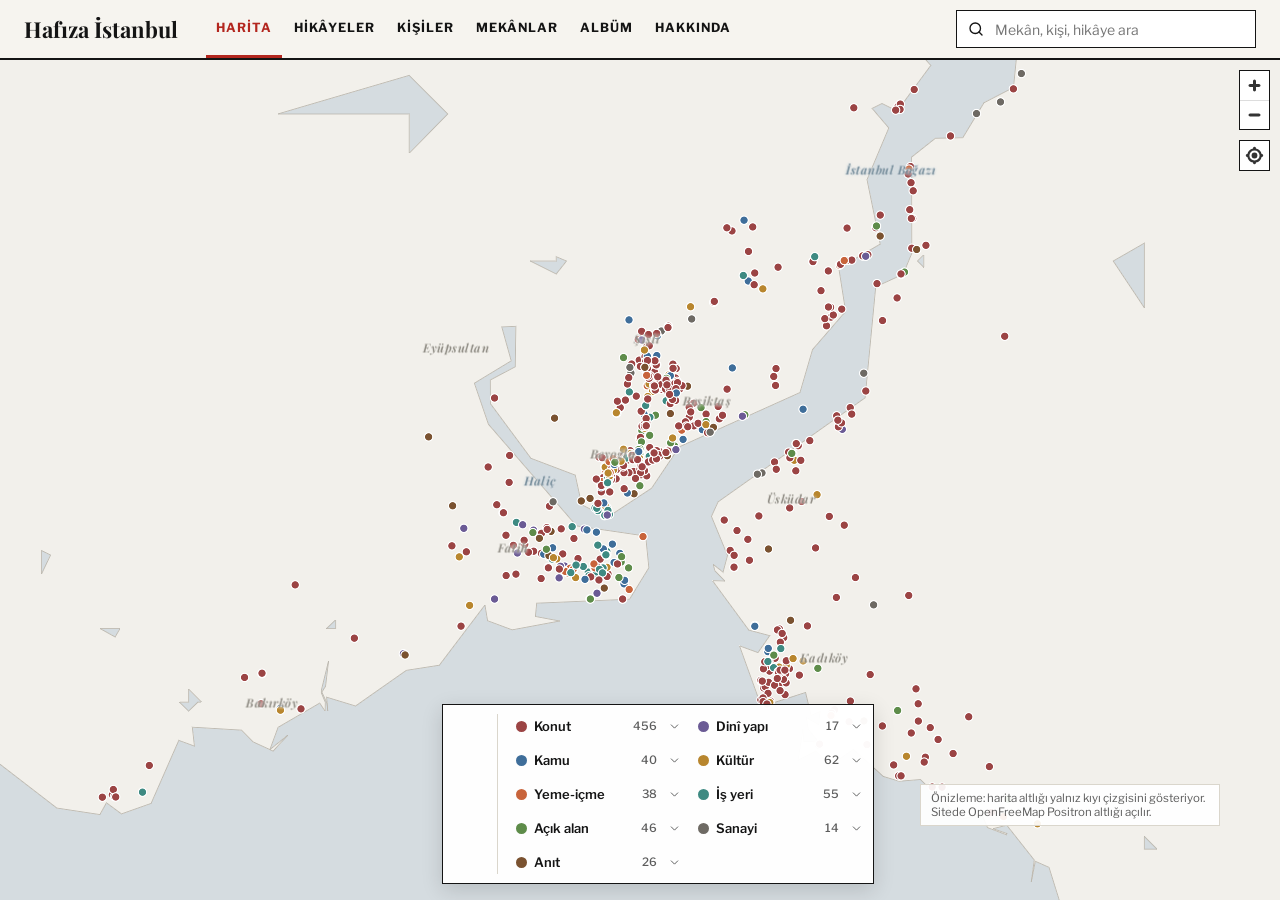
<file: index.html>
<!DOCTYPE html>
<html lang="tr">
<head>
<meta charset="utf-8">
<meta name="viewport" content="width=device-width, initial-scale=1">
<title>Hafıza İstanbul</title>
<meta name="description" content="İstanbul'un mekânlarını orada yaşanmış hikâyeler ve kişilerle birlikte gösteren kent belleği haritası.">
<link rel="preconnect" href="https://fonts.googleapis.com">
<link rel="preconnect" href="https://fonts.gstatic.com" crossorigin>
<link href="https://fonts.googleapis.com/css2?family=Libre+Franklin:wght@400;500;600;700&family=Playfair+Display:wght@600;700&family=Source+Serif+4:ital,opsz,wght@0,8..60,400;0,8..60,600;1,8..60,400&family=IBM+Plex+Mono:wght@400&display=swap" rel="stylesheet">
<link rel="stylesheet" href="assets/vendor/maplibre-gl.css">
<link rel="stylesheet" href="assets/css/site.css">
</head>
<body>
<header class="ust" id="ust"></header>
<main>
  <div id="harita-gorunum"></div>
  <div id="sayfa" hidden></div>
</main>
<script src="config.js"></script>
<script src="assets/vendor/maplibre-gl-csp.js"></script>
<script src="assets/vendor/qrcode.js"></script>
<script src="assets/js/basemap.js"></script>
<script src="assets/js/store.js"></script>
<script src="assets/js/site.js"></script>
</body>
</html>
</file>
<file: assets/vendor/maplibre-gl.css>
.maplibregl-map{font:12px/20px Helvetica Neue,Arial,Helvetica,sans-serif;overflow:hidden;position:relative;-webkit-tap-highlight-color:rgb(0 0 0/0)}.maplibregl-canvas{left:0;position:absolute;top:0}.maplibregl-map:fullscreen{height:100%;width:100%}.maplibregl-ctrl-group button.maplibregl-ctrl-compass{touch-action:none}.maplibregl-canvas-container.maplibregl-interactive,.maplibregl-ctrl-group button.maplibregl-ctrl-compass{cursor:grab;-webkit-user-select:none;-moz-user-select:none;user-select:none}.maplibregl-canvas-container.maplibregl-interactive.maplibregl-track-pointer{cursor:pointer}.maplibregl-canvas-container.maplibregl-interactive:active,.maplibregl-ctrl-group button.maplibregl-ctrl-compass:active{cursor:grabbing}.maplibregl-canvas-container.maplibregl-touch-zoom-rotate,.maplibregl-canvas-container.maplibregl-touch-zoom-rotate .maplibregl-canvas{touch-action:pan-x pan-y}.maplibregl-canvas-container.maplibregl-touch-drag-pan,.maplibregl-canvas-container.maplibregl-touch-drag-pan .maplibregl-canvas{touch-action:pinch-zoom}.maplibregl-canvas-container.maplibregl-touch-zoom-rotate.maplibregl-touch-drag-pan,.maplibregl-canvas-container.maplibregl-touch-zoom-rotate.maplibregl-touch-drag-pan .maplibregl-canvas{touch-action:none}.maplibregl-canvas-container.maplibregl-touch-drag-pan.maplibregl-cooperative-gestures,.maplibregl-canvas-container.maplibregl-touch-drag-pan.maplibregl-cooperative-gestures .maplibregl-canvas{touch-action:pan-x pan-y}.maplibregl-ctrl-bottom-left,.maplibregl-ctrl-bottom-right,.maplibregl-ctrl-top-left,.maplibregl-ctrl-top-right{pointer-events:none;position:absolute;z-index:2}.maplibregl-ctrl-top-left{left:0;top:0}.maplibregl-ctrl-top-right{right:0;top:0}.maplibregl-ctrl-bottom-left{bottom:0;left:0}.maplibregl-ctrl-bottom-right{bottom:0;right:0}.maplibregl-ctrl{clear:both;pointer-events:auto;transform:translate(0)}.maplibregl-ctrl-top-left .maplibregl-ctrl{float:left;margin:10px 0 0 10px}.maplibregl-ctrl-top-right .maplibregl-ctrl{float:right;margin:10px 10px 0 0}.maplibregl-ctrl-bottom-left .maplibregl-ctrl{float:left;margin:0 0 10px 10px}.maplibregl-ctrl-bottom-right .maplibregl-ctrl{float:right;margin:0 10px 10px 0}.maplibregl-ctrl-group{background:#fff;border-radius:4px}.maplibregl-ctrl-group:not(:empty){box-shadow:0 0 0 2px rgba(0,0,0,.1)}@media (forced-colors:active){.maplibregl-ctrl-group:not(:empty){box-shadow:0 0 0 2px ButtonText}}.maplibregl-ctrl-group button{background-color:transparent;border:0;box-sizing:border-box;cursor:pointer;display:block;height:29px;outline:none;padding:0;width:29px}.maplibregl-ctrl-group button+button{border-top:1px solid #ddd}.maplibregl-ctrl button .maplibregl-ctrl-icon{background-position:50%;background-repeat:no-repeat;display:block;height:100%;width:100%}@media (forced-colors:active){.maplibregl-ctrl-icon{background-color:transparent}.maplibregl-ctrl-group button+button{border-top:1px solid ButtonText}}.maplibregl-ctrl button::-moz-focus-inner{border:0;padding:0}.maplibregl-ctrl-attrib-button:focus,.maplibregl-ctrl-group button:focus{box-shadow:0 0 2px 2px #0096ff}.maplibregl-ctrl button:disabled{cursor:not-allowed}.maplibregl-ctrl button:disabled .maplibregl-ctrl-icon{opacity:.25}@media (hover:hover){.maplibregl-ctrl button:not(:disabled):hover{background-color:rgba(0,0,0,.05)}}.maplibregl-ctrl button:not(:disabled):active{background-color:rgba(0,0,0,.05)}.maplibregl-ctrl-group button:focus:focus-visible{box-shadow:0 0 2px 2px #0096ff}.maplibregl-ctrl-group button:focus:not(:focus-visible){box-shadow:none}.maplibregl-ctrl-group button:focus:first-child{border-radius:4px 4px 0 0}.maplibregl-ctrl-group button:focus:last-child{border-radius:0 0 4px 4px}.maplibregl-ctrl-group button:focus:only-child{border-radius:inherit}.maplibregl-ctrl button.maplibregl-ctrl-zoom-out .maplibregl-ctrl-icon{background-image:url("data:image/svg+xml;charset=utf-8,%3Csvg xmlns='http://www.w3.org/2000/svg' width='29' height='29' fill='%23333' viewBox='0 0 29 29'%3E%3Cpath d='M10 13c-.75 0-1.5.75-1.5 1.5S9.25 16 10 16h9c.75 0 1.5-.75 1.5-1.5S19.75 13 19 13z'/%3E%3C/svg%3E")}.maplibregl-ctrl button.maplibregl-ctrl-zoom-in .maplibregl-ctrl-icon{background-image:url("data:image/svg+xml;charset=utf-8,%3Csvg xmlns='http://www.w3.org/2000/svg' width='29' height='29' fill='%23333' viewBox='0 0 29 29'%3E%3Cpath d='M14.5 8.5c-.75 0-1.5.75-1.5 1.5v3h-3c-.75 0-1.5.75-1.5 1.5S9.25 16 10 16h3v3c0 .75.75 1.5 1.5 1.5S16 19.75 16 19v-3h3c.75 0 1.5-.75 1.5-1.5S19.75 13 19 13h-3v-3c0-.75-.75-1.5-1.5-1.5'/%3E%3C/svg%3E")}@media (forced-colors:active){.maplibregl-ctrl button.maplibregl-ctrl-zoom-out .maplibregl-ctrl-icon{background-image:url("data:image/svg+xml;charset=utf-8,%3Csvg xmlns='http://www.w3.org/2000/svg' width='29' height='29' fill='%23fff' viewBox='0 0 29 29'%3E%3Cpath d='M10 13c-.75 0-1.5.75-1.5 1.5S9.25 16 10 16h9c.75 0 1.5-.75 1.5-1.5S19.75 13 19 13z'/%3E%3C/svg%3E")}.maplibregl-ctrl button.maplibregl-ctrl-zoom-in .maplibregl-ctrl-icon{background-image:url("data:image/svg+xml;charset=utf-8,%3Csvg xmlns='http://www.w3.org/2000/svg' width='29' height='29' fill='%23fff' viewBox='0 0 29 29'%3E%3Cpath d='M14.5 8.5c-.75 0-1.5.75-1.5 1.5v3h-3c-.75 0-1.5.75-1.5 1.5S9.25 16 10 16h3v3c0 .75.75 1.5 1.5 1.5S16 19.75 16 19v-3h3c.75 0 1.5-.75 1.5-1.5S19.75 13 19 13h-3v-3c0-.75-.75-1.5-1.5-1.5'/%3E%3C/svg%3E")}}@media (forced-colors:active) and (prefers-color-scheme:light){.maplibregl-ctrl button.maplibregl-ctrl-zoom-out .maplibregl-ctrl-icon{background-image:url("data:image/svg+xml;charset=utf-8,%3Csvg xmlns='http://www.w3.org/2000/svg' width='29' height='29' viewBox='0 0 29 29'%3E%3Cpath d='M10 13c-.75 0-1.5.75-1.5 1.5S9.25 16 10 16h9c.75 0 1.5-.75 1.5-1.5S19.75 13 19 13z'/%3E%3C/svg%3E")}.maplibregl-ctrl button.maplibregl-ctrl-zoom-in .maplibregl-ctrl-icon{background-image:url("data:image/svg+xml;charset=utf-8,%3Csvg xmlns='http://www.w3.org/2000/svg' width='29' height='29' viewBox='0 0 29 29'%3E%3Cpath d='M14.5 8.5c-.75 0-1.5.75-1.5 1.5v3h-3c-.75 0-1.5.75-1.5 1.5S9.25 16 10 16h3v3c0 .75.75 1.5 1.5 1.5S16 19.75 16 19v-3h3c.75 0 1.5-.75 1.5-1.5S19.75 13 19 13h-3v-3c0-.75-.75-1.5-1.5-1.5'/%3E%3C/svg%3E")}}.maplibregl-ctrl button.maplibregl-ctrl-fullscreen .maplibregl-ctrl-icon{background-image:url("data:image/svg+xml;charset=utf-8,%3Csvg xmlns='http://www.w3.org/2000/svg' width='29' height='29' fill='%23333' viewBox='0 0 29 29'%3E%3Cpath d='M24 16v5.5c0 1.75-.75 2.5-2.5 2.5H16v-1l3-1.5-4-5.5 1-1 5.5 4 1.5-3zM6 16l1.5 3 5.5-4 1 1-4 5.5 3 1.5v1H7.5C5.75 24 5 23.25 5 21.5V16zm7-11v1l-3 1.5 4 5.5-1 1-5.5-4L6 13H5V7.5C5 5.75 5.75 5 7.5 5zm11 2.5c0-1.75-.75-2.5-2.5-2.5H16v1l3 1.5-4 5.5 1 1 5.5-4 1.5 3h1z'/%3E%3C/svg%3E")}.maplibregl-ctrl button.maplibregl-ctrl-shrink .maplibregl-ctrl-icon{background-image:url("data:image/svg+xml;charset=utf-8,%3Csvg xmlns='http://www.w3.org/2000/svg' width='29' height='29' viewBox='0 0 29 29'%3E%3Cpath d='M18.5 16c-1.75 0-2.5.75-2.5 2.5V24h1l1.5-3 5.5 4 1-1-4-5.5 3-1.5v-1zM13 18.5c0-1.75-.75-2.5-2.5-2.5H5v1l3 1.5L4 24l1 1 5.5-4 1.5 3h1zm3-8c0 1.75.75 2.5 2.5 2.5H24v-1l-3-1.5L25 5l-1-1-5.5 4L17 5h-1zM10.5 13c1.75 0 2.5-.75 2.5-2.5V5h-1l-1.5 3L5 4 4 5l4 5.5L5 12v1z'/%3E%3C/svg%3E")}@media (forced-colors:active){.maplibregl-ctrl button.maplibregl-ctrl-fullscreen .maplibregl-ctrl-icon{background-image:url("data:image/svg+xml;charset=utf-8,%3Csvg xmlns='http://www.w3.org/2000/svg' width='29' height='29' fill='%23fff' viewBox='0 0 29 29'%3E%3Cpath d='M24 16v5.5c0 1.75-.75 2.5-2.5 2.5H16v-1l3-1.5-4-5.5 1-1 5.5 4 1.5-3zM6 16l1.5 3 5.5-4 1 1-4 5.5 3 1.5v1H7.5C5.75 24 5 23.25 5 21.5V16zm7-11v1l-3 1.5 4 5.5-1 1-5.5-4L6 13H5V7.5C5 5.75 5.75 5 7.5 5zm11 2.5c0-1.75-.75-2.5-2.5-2.5H16v1l3 1.5-4 5.5 1 1 5.5-4 1.5 3h1z'/%3E%3C/svg%3E")}.maplibregl-ctrl button.maplibregl-ctrl-shrink .maplibregl-ctrl-icon{background-image:url("data:image/svg+xml;charset=utf-8,%3Csvg xmlns='http://www.w3.org/2000/svg' width='29' height='29' fill='%23fff' viewBox='0 0 29 29'%3E%3Cpath d='M18.5 16c-1.75 0-2.5.75-2.5 2.5V24h1l1.5-3 5.5 4 1-1-4-5.5 3-1.5v-1zM13 18.5c0-1.75-.75-2.5-2.5-2.5H5v1l3 1.5L4 24l1 1 5.5-4 1.5 3h1zm3-8c0 1.75.75 2.5 2.5 2.5H24v-1l-3-1.5L25 5l-1-1-5.5 4L17 5h-1zM10.5 13c1.75 0 2.5-.75 2.5-2.5V5h-1l-1.5 3L5 4 4 5l4 5.5L5 12v1z'/%3E%3C/svg%3E")}}@media (forced-colors:active) and (prefers-color-scheme:light){.maplibregl-ctrl button.maplibregl-ctrl-fullscreen .maplibregl-ctrl-icon{background-image:url("data:image/svg+xml;charset=utf-8,%3Csvg xmlns='http://www.w3.org/2000/svg' width='29' height='29' viewBox='0 0 29 29'%3E%3Cpath d='M24 16v5.5c0 1.75-.75 2.5-2.5 2.5H16v-1l3-1.5-4-5.5 1-1 5.5 4 1.5-3zM6 16l1.5 3 5.5-4 1 1-4 5.5 3 1.5v1H7.5C5.75 24 5 23.25 5 21.5V16zm7-11v1l-3 1.5 4 5.5-1 1-5.5-4L6 13H5V7.5C5 5.75 5.75 5 7.5 5zm11 2.5c0-1.75-.75-2.5-2.5-2.5H16v1l3 1.5-4 5.5 1 1 5.5-4 1.5 3h1z'/%3E%3C/svg%3E")}.maplibregl-ctrl button.maplibregl-ctrl-shrink .maplibregl-ctrl-icon{background-image:url("data:image/svg+xml;charset=utf-8,%3Csvg xmlns='http://www.w3.org/2000/svg' width='29' height='29' viewBox='0 0 29 29'%3E%3Cpath d='M18.5 16c-1.75 0-2.5.75-2.5 2.5V24h1l1.5-3 5.5 4 1-1-4-5.5 3-1.5v-1zM13 18.5c0-1.75-.75-2.5-2.5-2.5H5v1l3 1.5L4 24l1 1 5.5-4 1.5 3h1zm3-8c0 1.75.75 2.5 2.5 2.5H24v-1l-3-1.5L25 5l-1-1-5.5 4L17 5h-1zM10.5 13c1.75 0 2.5-.75 2.5-2.5V5h-1l-1.5 3L5 4 4 5l4 5.5L5 12v1z'/%3E%3C/svg%3E")}}.maplibregl-ctrl button.maplibregl-ctrl-compass .maplibregl-ctrl-icon{background-image:url("data:image/svg+xml;charset=utf-8,%3Csvg xmlns='http://www.w3.org/2000/svg' width='29' height='29' fill='%23333' viewBox='0 0 29 29'%3E%3Cpath d='m10.5 14 4-8 4 8z'/%3E%3Cpath fill='%23ccc' d='m10.5 16 4 8 4-8z'/%3E%3C/svg%3E")}@media (forced-colors:active){.maplibregl-ctrl button.maplibregl-ctrl-compass .maplibregl-ctrl-icon{background-image:url("data:image/svg+xml;charset=utf-8,%3Csvg xmlns='http://www.w3.org/2000/svg' width='29' height='29' fill='%23fff' viewBox='0 0 29 29'%3E%3Cpath d='m10.5 14 4-8 4 8z'/%3E%3Cpath fill='%23ccc' d='m10.5 16 4 8 4-8z'/%3E%3C/svg%3E")}}@media (forced-colors:active) and (prefers-color-scheme:light){.maplibregl-ctrl button.maplibregl-ctrl-compass .maplibregl-ctrl-icon{background-image:url("data:image/svg+xml;charset=utf-8,%3Csvg xmlns='http://www.w3.org/2000/svg' width='29' height='29' viewBox='0 0 29 29'%3E%3Cpath d='m10.5 14 4-8 4 8z'/%3E%3Cpath fill='%23ccc' d='m10.5 16 4 8 4-8z'/%3E%3C/svg%3E")}}.maplibregl-ctrl button.maplibregl-ctrl-globe .maplibregl-ctrl-icon{background-image:url("data:image/svg+xml;charset=utf-8,%3Csvg xmlns='http://www.w3.org/2000/svg' width='22' height='22' fill='none' stroke='%23333' viewBox='0 0 22 22'%3E%3Ccircle cx='11' cy='11' r='8.5'/%3E%3Cpath d='M17.5 11c0 4.819-3.02 8.5-6.5 8.5S4.5 15.819 4.5 11 7.52 2.5 11 2.5s6.5 3.681 6.5 8.5Z'/%3E%3Cpath d='M13.5 11c0 2.447-.331 4.64-.853 6.206-.262.785-.562 1.384-.872 1.777-.314.399-.58.517-.775.517s-.461-.118-.775-.517c-.31-.393-.61-.992-.872-1.777C8.831 15.64 8.5 13.446 8.5 11s.331-4.64.853-6.206c.262-.785.562-1.384.872-1.777.314-.399.58-.517.775-.517s.461.118.775.517c.31.393.61.992.872 1.777.522 1.565.853 3.76.853 6.206Z'/%3E%3Cpath d='M11 7.5c-1.909 0-3.622-.166-4.845-.428-.616-.132-1.08-.283-1.379-.434a1.3 1.3 0 0 1-.224-.138q.07-.058.224-.138c.299-.151.763-.302 1.379-.434C7.378 5.666 9.091 5.5 11 5.5s3.622.166 4.845.428c.616.132 1.08.283 1.379.434.105.053.177.1.224.138q-.07.058-.224.138c-.299.151-.763.302-1.379.434-1.223.262-2.936.428-4.845.428ZM4.486 6.436ZM11 16.5c-1.909 0-3.622-.166-4.845-.428-.616-.132-1.08-.283-1.379-.434a1.3 1.3 0 0 1-.224-.138 1.3 1.3 0 0 1 .224-.138c.299-.151.763-.302 1.379-.434C7.378 14.666 9.091 14.5 11 14.5s3.622.166 4.845.428c.616.132 1.08.283 1.379.434.105.053.177.1.224.138a1.3 1.3 0 0 1-.224.138c-.299.151-.763.302-1.379.434-1.223.262-2.936.428-4.845.428Zm-6.514-1.064ZM11 12.5c-2.46 0-4.672-.222-6.255-.574-.796-.177-1.406-.38-1.805-.59a1.5 1.5 0 0 1-.39-.272.3.3 0 0 1-.047-.064.3.3 0 0 1 .048-.064c.066-.073.189-.167.389-.272.399-.21 1.009-.413 1.805-.59C6.328 9.722 8.54 9.5 11 9.5s4.672.222 6.256.574c.795.177 1.405.38 1.804.59.2.105.323.2.39.272a.3.3 0 0 1 .047.064.3.3 0 0 1-.048.064 1.4 1.4 0 0 1-.389.272c-.399.21-1.009.413-1.804.59-1.584.352-3.796.574-6.256.574Zm-8.501-1.51v.002zm0 .018v.002zm17.002.002v-.002zm0-.018v-.002z'/%3E%3C/svg%3E")}.maplibregl-ctrl button.maplibregl-ctrl-globe-enabled .maplibregl-ctrl-icon{background-image:url("data:image/svg+xml;charset=utf-8,%3Csvg xmlns='http://www.w3.org/2000/svg' width='22' height='22' fill='none' stroke='%2333b5e5' viewBox='0 0 22 22'%3E%3Ccircle cx='11' cy='11' r='8.5'/%3E%3Cpath d='M17.5 11c0 4.819-3.02 8.5-6.5 8.5S4.5 15.819 4.5 11 7.52 2.5 11 2.5s6.5 3.681 6.5 8.5Z'/%3E%3Cpath d='M13.5 11c0 2.447-.331 4.64-.853 6.206-.262.785-.562 1.384-.872 1.777-.314.399-.58.517-.775.517s-.461-.118-.775-.517c-.31-.393-.61-.992-.872-1.777C8.831 15.64 8.5 13.446 8.5 11s.331-4.64.853-6.206c.262-.785.562-1.384.872-1.777.314-.399.58-.517.775-.517s.461.118.775.517c.31.393.61.992.872 1.777.522 1.565.853 3.76.853 6.206Z'/%3E%3Cpath d='M11 7.5c-1.909 0-3.622-.166-4.845-.428-.616-.132-1.08-.283-1.379-.434a1.3 1.3 0 0 1-.224-.138q.07-.058.224-.138c.299-.151.763-.302 1.379-.434C7.378 5.666 9.091 5.5 11 5.5s3.622.166 4.845.428c.616.132 1.08.283 1.379.434.105.053.177.1.224.138q-.07.058-.224.138c-.299.151-.763.302-1.379.434-1.223.262-2.936.428-4.845.428ZM4.486 6.436ZM11 16.5c-1.909 0-3.622-.166-4.845-.428-.616-.132-1.08-.283-1.379-.434a1.3 1.3 0 0 1-.224-.138 1.3 1.3 0 0 1 .224-.138c.299-.151.763-.302 1.379-.434C7.378 14.666 9.091 14.5 11 14.5s3.622.166 4.845.428c.616.132 1.08.283 1.379.434.105.053.177.1.224.138a1.3 1.3 0 0 1-.224.138c-.299.151-.763.302-1.379.434-1.223.262-2.936.428-4.845.428Zm-6.514-1.064ZM11 12.5c-2.46 0-4.672-.222-6.255-.574-.796-.177-1.406-.38-1.805-.59a1.5 1.5 0 0 1-.39-.272.3.3 0 0 1-.047-.064.3.3 0 0 1 .048-.064c.066-.073.189-.167.389-.272.399-.21 1.009-.413 1.805-.59C6.328 9.722 8.54 9.5 11 9.5s4.672.222 6.256.574c.795.177 1.405.38 1.804.59.2.105.323.2.39.272a.3.3 0 0 1 .047.064.3.3 0 0 1-.048.064 1.4 1.4 0 0 1-.389.272c-.399.21-1.009.413-1.804.59-1.584.352-3.796.574-6.256.574Zm-8.501-1.51v.002zm0 .018v.002zm17.002.002v-.002zm0-.018v-.002z'/%3E%3C/svg%3E")}.maplibregl-ctrl button.maplibregl-ctrl-terrain .maplibregl-ctrl-icon{background-image:url("data:image/svg+xml;charset=utf-8,%3Csvg xmlns='http://www.w3.org/2000/svg' width='22' height='22' fill='%23333' viewBox='0 0 22 22'%3E%3Cpath d='m1.754 13.406 4.453-4.851 3.09 3.09 3.281 3.277.969-.969-3.309-3.312 3.844-4.121 6.148 6.886h1.082v-.855l-7.207-8.07-4.84 5.187L6.169 6.57l-5.48 5.965v.871ZM.688 16.844h20.625v1.375H.688Zm0 0'/%3E%3C/svg%3E")}.maplibregl-ctrl button.maplibregl-ctrl-terrain-enabled .maplibregl-ctrl-icon{background-image:url("data:image/svg+xml;charset=utf-8,%3Csvg xmlns='http://www.w3.org/2000/svg' width='22' height='22' fill='%2333b5e5' viewBox='0 0 22 22'%3E%3Cpath d='m1.754 13.406 4.453-4.851 3.09 3.09 3.281 3.277.969-.969-3.309-3.312 3.844-4.121 6.148 6.886h1.082v-.855l-7.207-8.07-4.84 5.187L6.169 6.57l-5.48 5.965v.871ZM.688 16.844h20.625v1.375H.688Zm0 0'/%3E%3C/svg%3E")}.maplibregl-ctrl button.maplibregl-ctrl-geolocate .maplibregl-ctrl-icon{background-image:url("data:image/svg+xml;charset=utf-8,%3Csvg xmlns='http://www.w3.org/2000/svg' width='29' height='29' fill='%23333' viewBox='0 0 20 20'%3E%3Cpath d='M10 4C9 4 9 5 9 5v.1A5 5 0 0 0 5.1 9H5s-1 0-1 1 1 1 1 1h.1A5 5 0 0 0 9 14.9v.1s0 1 1 1 1-1 1-1v-.1a5 5 0 0 0 3.9-3.9h.1s1 0 1-1-1-1-1-1h-.1A5 5 0 0 0 11 5.1V5s0-1-1-1m0 2.5a3.5 3.5 0 1 1 0 7 3.5 3.5 0 1 1 0-7'/%3E%3Ccircle cx='10' cy='10' r='2'/%3E%3C/svg%3E")}.maplibregl-ctrl button.maplibregl-ctrl-geolocate:disabled .maplibregl-ctrl-icon{background-image:url("data:image/svg+xml;charset=utf-8,%3Csvg xmlns='http://www.w3.org/2000/svg' width='29' height='29' fill='%23aaa' viewBox='0 0 20 20'%3E%3Cpath d='M10 4C9 4 9 5 9 5v.1A5 5 0 0 0 5.1 9H5s-1 0-1 1 1 1 1 1h.1A5 5 0 0 0 9 14.9v.1s0 1 1 1 1-1 1-1v-.1a5 5 0 0 0 3.9-3.9h.1s1 0 1-1-1-1-1-1h-.1A5 5 0 0 0 11 5.1V5s0-1-1-1m0 2.5a3.5 3.5 0 1 1 0 7 3.5 3.5 0 1 1 0-7'/%3E%3Ccircle cx='10' cy='10' r='2'/%3E%3Cpath fill='red' d='m14 5 1 1-9 9-1-1z'/%3E%3C/svg%3E")}.maplibregl-ctrl button.maplibregl-ctrl-geolocate.maplibregl-ctrl-geolocate-active .maplibregl-ctrl-icon{background-image:url("data:image/svg+xml;charset=utf-8,%3Csvg xmlns='http://www.w3.org/2000/svg' width='29' height='29' fill='%2333b5e5' viewBox='0 0 20 20'%3E%3Cpath d='M10 4C9 4 9 5 9 5v.1A5 5 0 0 0 5.1 9H5s-1 0-1 1 1 1 1 1h.1A5 5 0 0 0 9 14.9v.1s0 1 1 1 1-1 1-1v-.1a5 5 0 0 0 3.9-3.9h.1s1 0 1-1-1-1-1-1h-.1A5 5 0 0 0 11 5.1V5s0-1-1-1m0 2.5a3.5 3.5 0 1 1 0 7 3.5 3.5 0 1 1 0-7'/%3E%3Ccircle cx='10' cy='10' r='2'/%3E%3C/svg%3E")}.maplibregl-ctrl button.maplibregl-ctrl-geolocate.maplibregl-ctrl-geolocate-active-error .maplibregl-ctrl-icon{background-image:url("data:image/svg+xml;charset=utf-8,%3Csvg xmlns='http://www.w3.org/2000/svg' width='29' height='29' fill='%23e58978' viewBox='0 0 20 20'%3E%3Cpath d='M10 4C9 4 9 5 9 5v.1A5 5 0 0 0 5.1 9H5s-1 0-1 1 1 1 1 1h.1A5 5 0 0 0 9 14.9v.1s0 1 1 1 1-1 1-1v-.1a5 5 0 0 0 3.9-3.9h.1s1 0 1-1-1-1-1-1h-.1A5 5 0 0 0 11 5.1V5s0-1-1-1m0 2.5a3.5 3.5 0 1 1 0 7 3.5 3.5 0 1 1 0-7'/%3E%3Ccircle cx='10' cy='10' r='2'/%3E%3C/svg%3E")}.maplibregl-ctrl button.maplibregl-ctrl-geolocate.maplibregl-ctrl-geolocate-background .maplibregl-ctrl-icon{background-image:url("data:image/svg+xml;charset=utf-8,%3Csvg xmlns='http://www.w3.org/2000/svg' width='29' height='29' fill='%2333b5e5' viewBox='0 0 20 20'%3E%3Cpath d='M10 4C9 4 9 5 9 5v.1A5 5 0 0 0 5.1 9H5s-1 0-1 1 1 1 1 1h.1A5 5 0 0 0 9 14.9v.1s0 1 1 1 1-1 1-1v-.1a5 5 0 0 0 3.9-3.9h.1s1 0 1-1-1-1-1-1h-.1A5 5 0 0 0 11 5.1V5s0-1-1-1m0 2.5a3.5 3.5 0 1 1 0 7 3.5 3.5 0 1 1 0-7'/%3E%3C/svg%3E")}.maplibregl-ctrl button.maplibregl-ctrl-geolocate.maplibregl-ctrl-geolocate-background-error .maplibregl-ctrl-icon{background-image:url("data:image/svg+xml;charset=utf-8,%3Csvg xmlns='http://www.w3.org/2000/svg' width='29' height='29' fill='%23e54e33' viewBox='0 0 20 20'%3E%3Cpath d='M10 4C9 4 9 5 9 5v.1A5 5 0 0 0 5.1 9H5s-1 0-1 1 1 1 1 1h.1A5 5 0 0 0 9 14.9v.1s0 1 1 1 1-1 1-1v-.1a5 5 0 0 0 3.9-3.9h.1s1 0 1-1-1-1-1-1h-.1A5 5 0 0 0 11 5.1V5s0-1-1-1m0 2.5a3.5 3.5 0 1 1 0 7 3.5 3.5 0 1 1 0-7'/%3E%3C/svg%3E")}.maplibregl-ctrl button.maplibregl-ctrl-geolocate.maplibregl-ctrl-geolocate-waiting .maplibregl-ctrl-icon{animation:maplibregl-spin 2s linear infinite}@media (forced-colors:active){.maplibregl-ctrl button.maplibregl-ctrl-geolocate .maplibregl-ctrl-icon{background-image:url("data:image/svg+xml;charset=utf-8,%3Csvg xmlns='http://www.w3.org/2000/svg' width='29' height='29' fill='%23fff' viewBox='0 0 20 20'%3E%3Cpath d='M10 4C9 4 9 5 9 5v.1A5 5 0 0 0 5.1 9H5s-1 0-1 1 1 1 1 1h.1A5 5 0 0 0 9 14.9v.1s0 1 1 1 1-1 1-1v-.1a5 5 0 0 0 3.9-3.9h.1s1 0 1-1-1-1-1-1h-.1A5 5 0 0 0 11 5.1V5s0-1-1-1m0 2.5a3.5 3.5 0 1 1 0 7 3.5 3.5 0 1 1 0-7'/%3E%3Ccircle cx='10' cy='10' r='2'/%3E%3C/svg%3E")}.maplibregl-ctrl button.maplibregl-ctrl-geolocate:disabled .maplibregl-ctrl-icon{background-image:url("data:image/svg+xml;charset=utf-8,%3Csvg xmlns='http://www.w3.org/2000/svg' width='29' height='29' fill='%23999' viewBox='0 0 20 20'%3E%3Cpath d='M10 4C9 4 9 5 9 5v.1A5 5 0 0 0 5.1 9H5s-1 0-1 1 1 1 1 1h.1A5 5 0 0 0 9 14.9v.1s0 1 1 1 1-1 1-1v-.1a5 5 0 0 0 3.9-3.9h.1s1 0 1-1-1-1-1-1h-.1A5 5 0 0 0 11 5.1V5s0-1-1-1m0 2.5a3.5 3.5 0 1 1 0 7 3.5 3.5 0 1 1 0-7'/%3E%3Ccircle cx='10' cy='10' r='2'/%3E%3Cpath fill='red' d='m14 5 1 1-9 9-1-1z'/%3E%3C/svg%3E")}.maplibregl-ctrl button.maplibregl-ctrl-geolocate.maplibregl-ctrl-geolocate-active .maplibregl-ctrl-icon{background-image:url("data:image/svg+xml;charset=utf-8,%3Csvg xmlns='http://www.w3.org/2000/svg' width='29' height='29' fill='%2333b5e5' viewBox='0 0 20 20'%3E%3Cpath d='M10 4C9 4 9 5 9 5v.1A5 5 0 0 0 5.1 9H5s-1 0-1 1 1 1 1 1h.1A5 5 0 0 0 9 14.9v.1s0 1 1 1 1-1 1-1v-.1a5 5 0 0 0 3.9-3.9h.1s1 0 1-1-1-1-1-1h-.1A5 5 0 0 0 11 5.1V5s0-1-1-1m0 2.5a3.5 3.5 0 1 1 0 7 3.5 3.5 0 1 1 0-7'/%3E%3Ccircle cx='10' cy='10' r='2'/%3E%3C/svg%3E")}.maplibregl-ctrl button.maplibregl-ctrl-geolocate.maplibregl-ctrl-geolocate-active-error .maplibregl-ctrl-icon{background-image:url("data:image/svg+xml;charset=utf-8,%3Csvg xmlns='http://www.w3.org/2000/svg' width='29' height='29' fill='%23e58978' viewBox='0 0 20 20'%3E%3Cpath d='M10 4C9 4 9 5 9 5v.1A5 5 0 0 0 5.1 9H5s-1 0-1 1 1 1 1 1h.1A5 5 0 0 0 9 14.9v.1s0 1 1 1 1-1 1-1v-.1a5 5 0 0 0 3.9-3.9h.1s1 0 1-1-1-1-1-1h-.1A5 5 0 0 0 11 5.1V5s0-1-1-1m0 2.5a3.5 3.5 0 1 1 0 7 3.5 3.5 0 1 1 0-7'/%3E%3Ccircle cx='10' cy='10' r='2'/%3E%3C/svg%3E")}.maplibregl-ctrl button.maplibregl-ctrl-geolocate.maplibregl-ctrl-geolocate-background .maplibregl-ctrl-icon{background-image:url("data:image/svg+xml;charset=utf-8,%3Csvg xmlns='http://www.w3.org/2000/svg' width='29' height='29' fill='%2333b5e5' viewBox='0 0 20 20'%3E%3Cpath d='M10 4C9 4 9 5 9 5v.1A5 5 0 0 0 5.1 9H5s-1 0-1 1 1 1 1 1h.1A5 5 0 0 0 9 14.9v.1s0 1 1 1 1-1 1-1v-.1a5 5 0 0 0 3.9-3.9h.1s1 0 1-1-1-1-1-1h-.1A5 5 0 0 0 11 5.1V5s0-1-1-1m0 2.5a3.5 3.5 0 1 1 0 7 3.5 3.5 0 1 1 0-7'/%3E%3C/svg%3E")}.maplibregl-ctrl button.maplibregl-ctrl-geolocate.maplibregl-ctrl-geolocate-background-error .maplibregl-ctrl-icon{background-image:url("data:image/svg+xml;charset=utf-8,%3Csvg xmlns='http://www.w3.org/2000/svg' width='29' height='29' fill='%23e54e33' viewBox='0 0 20 20'%3E%3Cpath d='M10 4C9 4 9 5 9 5v.1A5 5 0 0 0 5.1 9H5s-1 0-1 1 1 1 1 1h.1A5 5 0 0 0 9 14.9v.1s0 1 1 1 1-1 1-1v-.1a5 5 0 0 0 3.9-3.9h.1s1 0 1-1-1-1-1-1h-.1A5 5 0 0 0 11 5.1V5s0-1-1-1m0 2.5a3.5 3.5 0 1 1 0 7 3.5 3.5 0 1 1 0-7'/%3E%3C/svg%3E")}}@media (forced-colors:active) and (prefers-color-scheme:light){.maplibregl-ctrl button.maplibregl-ctrl-geolocate .maplibregl-ctrl-icon{background-image:url("data:image/svg+xml;charset=utf-8,%3Csvg xmlns='http://www.w3.org/2000/svg' width='29' height='29' viewBox='0 0 20 20'%3E%3Cpath d='M10 4C9 4 9 5 9 5v.1A5 5 0 0 0 5.1 9H5s-1 0-1 1 1 1 1 1h.1A5 5 0 0 0 9 14.9v.1s0 1 1 1 1-1 1-1v-.1a5 5 0 0 0 3.9-3.9h.1s1 0 1-1-1-1-1-1h-.1A5 5 0 0 0 11 5.1V5s0-1-1-1m0 2.5a3.5 3.5 0 1 1 0 7 3.5 3.5 0 1 1 0-7'/%3E%3Ccircle cx='10' cy='10' r='2'/%3E%3C/svg%3E")}.maplibregl-ctrl button.maplibregl-ctrl-geolocate:disabled .maplibregl-ctrl-icon{background-image:url("data:image/svg+xml;charset=utf-8,%3Csvg xmlns='http://www.w3.org/2000/svg' width='29' height='29' fill='%23666' viewBox='0 0 20 20'%3E%3Cpath d='M10 4C9 4 9 5 9 5v.1A5 5 0 0 0 5.1 9H5s-1 0-1 1 1 1 1 1h.1A5 5 0 0 0 9 14.9v.1s0 1 1 1 1-1 1-1v-.1a5 5 0 0 0 3.9-3.9h.1s1 0 1-1-1-1-1-1h-.1A5 5 0 0 0 11 5.1V5s0-1-1-1m0 2.5a3.5 3.5 0 1 1 0 7 3.5 3.5 0 1 1 0-7'/%3E%3Ccircle cx='10' cy='10' r='2'/%3E%3Cpath fill='red' d='m14 5 1 1-9 9-1-1z'/%3E%3C/svg%3E")}}@keyframes maplibregl-spin{0%{transform:rotate(0deg)}to{transform:rotate(1turn)}}a.maplibregl-ctrl-logo{background-image:url("data:image/svg+xml;charset=utf-8,%3Csvg xmlns='http://www.w3.org/2000/svg' width='88' height='23' fill='none'%3E%3Cpath fill='%23000' fill-opacity='.4' fill-rule='evenodd' d='M17.408 16.796h-1.827l2.501-12.095h.198l3.324 6.533.988 2.19.988-2.19 3.258-6.533h.181l2.6 12.095h-1.81l-1.218-5.644-.362-1.71-.658 1.71-2.929 5.644h-.098l-2.914-5.644-.757-1.71-.345 1.71zm1.958-3.42-.726 3.663a1.255 1.255 0 0 1-1.232 1.011h-1.827a1.255 1.255 0 0 1-1.229-1.509l2.501-12.095a1.255 1.255 0 0 1 1.23-1.001h.197a1.25 1.25 0 0 1 1.12.685l3.19 6.273 3.125-6.263a1.25 1.25 0 0 1 1.123-.695h.181a1.255 1.255 0 0 1 1.227.991l1.443 6.71a5 5 0 0 1 .314-.787l.009-.016a4.6 4.6 0 0 1 1.777-1.887c.782-.46 1.668-.667 2.611-.667a4.6 4.6 0 0 1 1.7.32l.306.134c.21-.16.474-.256.759-.256h1.694a1.255 1.255 0 0 1 1.212.925 1.255 1.255 0 0 1 1.212-.925h1.711c.284 0 .545.094.755.252.613-.3 1.312-.45 2.075-.45 1.356 0 2.557.445 3.482 1.4q.47.48.763 1.064V4.701a1.255 1.255 0 0 1 1.255-1.255h1.86A1.255 1.255 0 0 1 54.44 4.7v9.194h2.217c.19 0 .37.043.532.118v-4.77c0-.356.147-.678.385-.906a2.42 2.42 0 0 1-.682-1.71c0-.665.267-1.253.735-1.7a2.45 2.45 0 0 1 1.722-.674 2.43 2.43 0 0 1 1.705.675q.318.302.504.683V4.7a1.255 1.255 0 0 1 1.255-1.255h1.744A1.255 1.255 0 0 1 65.812 4.7v3.335a4.8 4.8 0 0 1 1.526-.246c.938 0 1.817.214 2.59.69a4.47 4.47 0 0 1 1.67 1.743v-.98a1.255 1.255 0 0 1 1.256-1.256h1.777c.233 0 .451.064.639.174a3.4 3.4 0 0 1 1.567-.372c.346 0 .861.02 1.285.232a1.25 1.25 0 0 1 .689 1.004 4.7 4.7 0 0 1 .853-.588c.795-.44 1.675-.647 2.61-.647 1.385 0 2.65.39 3.525 1.396.836.938 1.168 2.173 1.168 3.528q-.001.515-.056 1.051a1.255 1.255 0 0 1-.947 1.09l.408.952a1.255 1.255 0 0 1-.477 1.552c-.418.268-.92.463-1.458.612-.613.171-1.304.244-2.049.244-1.06 0-2.043-.207-2.886-.698l-.015-.008c-.798-.48-1.419-1.135-1.818-1.963l-.004-.008a5.8 5.8 0 0 1-.548-2.512q0-.429.053-.843a1.3 1.3 0 0 1-.333-.086l-.166-.004c-.223 0-.426.062-.643.228-.03.024-.142.139-.142.59v3.883a1.255 1.255 0 0 1-1.256 1.256h-1.777a1.255 1.255 0 0 1-1.256-1.256V15.69l-.032.057a4.8 4.8 0 0 1-1.86 1.833 5.04 5.04 0 0 1-2.484.634 4.5 4.5 0 0 1-1.935-.424 1.25 1.25 0 0 1-.764.258h-1.71a1.255 1.255 0 0 1-1.256-1.255V7.687a2.4 2.4 0 0 1-.428.625c.253.23.412.561.412.93v7.553a1.255 1.255 0 0 1-1.256 1.255h-1.843a1.25 1.25 0 0 1-.894-.373c-.228.23-.544.373-.894.373H51.32a1.255 1.255 0 0 1-1.256-1.255v-1.251l-.061.117a4.7 4.7 0 0 1-1.782 1.884 4.77 4.77 0 0 1-2.485.67 5.6 5.6 0 0 1-1.485-.188l.009 2.764a1.255 1.255 0 0 1-1.255 1.259h-1.729a1.255 1.255 0 0 1-1.255-1.255v-3.537a1.255 1.255 0 0 1-1.167.793h-1.679a1.25 1.25 0 0 1-.77-.263 4.5 4.5 0 0 1-1.945.429c-.885 0-1.724-.21-2.495-.632l-.017-.01a5 5 0 0 1-1.081-.836 1.255 1.255 0 0 1-1.254 1.312h-1.81a1.255 1.255 0 0 1-1.228-.99l-.782-3.625-2.044 3.939a1.25 1.25 0 0 1-1.115.676h-.098a1.25 1.25 0 0 1-1.116-.68l-2.061-3.994zM35.92 16.63l.207-.114.223-.15q.493-.356.735-.785l.061-.118.033 1.332h1.678V9.242h-1.694l-.033 1.267q-.133-.329-.526-.658l-.032-.028a3.2 3.2 0 0 0-.668-.428l-.27-.12a3.3 3.3 0 0 0-1.235-.23q-1.136-.001-1.974.493a3.36 3.36 0 0 0-1.3 1.382q-.445.89-.444 2.074 0 1.2.51 2.107a3.8 3.8 0 0 0 1.382 1.381 3.9 3.9 0 0 0 1.893.477q.795 0 1.455-.33zm-2.789-5.38q-.576.675-.575 1.762 0 1.102.559 1.794.576.675 1.645.675a2.25 2.25 0 0 0 .934-.19 2.2 2.2 0 0 0 .468-.29l.178-.161a2.2 2.2 0 0 0 .397-.561q.244-.5.244-1.15v-.115q0-.708-.296-1.267l-.043-.077a2.2 2.2 0 0 0-.633-.709l-.13-.086-.047-.028a2.1 2.1 0 0 0-1.073-.285q-1.052 0-1.629.692zm2.316 2.706c.163-.17.28-.407.28-.83v-.114c0-.292-.06-.508-.15-.68a.96.96 0 0 0-.353-.389.85.85 0 0 0-.464-.127c-.4 0-.56.114-.664.239l-.01.012c-.148.174-.275.45-.275.945 0 .506.122.801.27.99.097.11.266.224.68.224.303 0 .504-.09.687-.269zm7.545 1.705a2.6 2.6 0 0 0 .331.423q.319.33.755.548l.173.074q.65.255 1.49.255 1.02 0 1.844-.493a3.45 3.45 0 0 0 1.316-1.4q.493-.904.493-2.089 0-1.909-.988-2.913-.988-1.02-2.584-1.02-.898 0-1.575.347a3 3 0 0 0-.415.262l-.199.166a3.4 3.4 0 0 0-.64.82V9.242h-1.712v11.553h1.729l-.017-5.134zm.53-1.138q.206.29.48.5l.155.11.053.034q.51.296 1.119.297 1.07 0 1.645-.675.577-.69.576-1.762 0-1.119-.576-1.777-.558-.675-1.645-.675-.435 0-.835.16a2 2 0 0 0-.284.136 2 2 0 0 0-.363.254 2.2 2.2 0 0 0-.46.569l-.082.162a2.6 2.6 0 0 0-.213 1.072v.115q0 .707.296 1.267l.135.211zm.964-.818a1.1 1.1 0 0 0 .367.385.94.94 0 0 0 .476.118c.423 0 .59-.117.687-.23.159-.194.28-.478.28-.95 0-.53-.133-.8-.266-.952l-.021-.025c-.078-.094-.231-.221-.68-.221a1 1 0 0 0-.503.135l-.012.007a.86.86 0 0 0-.335.343c-.073.133-.132.324-.132.614v.115a1.4 1.4 0 0 0 .14.66zm15.7-6.222q.347-.346.346-.856a1.05 1.05 0 0 0-.345-.79 1.18 1.18 0 0 0-.84-.329q-.51 0-.855.33a1.05 1.05 0 0 0-.346.79q0 .51.346.855.345.346.856.346.51 0 .839-.346zm4.337 9.314.033-1.332q.191.403.59.747l.098.081a4 4 0 0 0 .316.224l.223.122a3.2 3.2 0 0 0 1.44.322 3.8 3.8 0 0 0 1.875-.477 3.5 3.5 0 0 0 1.382-1.366q.527-.89.526-2.09 0-1.184-.444-2.073a3.24 3.24 0 0 0-1.283-1.399q-.823-.51-1.942-.51a3.5 3.5 0 0 0-1.527.344l-.086.043-.165.09a3 3 0 0 0-.33.214q-.432.315-.656.707a2 2 0 0 0-.099.198l.082-1.283V4.701h-1.744v12.095zm.473-2.509a2.5 2.5 0 0 0 .566.7q.117.098.245.18l.144.08a2.1 2.1 0 0 0 .975.232q1.07 0 1.645-.675.576-.69.576-1.778 0-1.102-.576-1.777-.56-.691-1.645-.692a2.2 2.2 0 0 0-1.015.235q-.22.113-.415.282l-.15.142a2.1 2.1 0 0 0-.42.594q-.223.479-.223 1.1v.115q0 .705.293 1.26zm2.616-.293c.157-.191.28-.479.28-.967 0-.51-.13-.79-.276-.961l-.021-.026c-.082-.1-.232-.225-.67-.225a.87.87 0 0 0-.681.279l-.012.011c-.154.155-.274.38-.274.807v.115c0 .285.057.499.144.669a1.1 1.1 0 0 0 .367.405c.137.082.28.123.455.123.423 0 .59-.118.686-.23zm8.266-3.013q.345-.13.724-.14l.069-.002q.493 0 .642.099l.247-1.794q-.196-.099-.717-.099a2.3 2.3 0 0 0-.545.063 2 2 0 0 0-.411.148 2.2 2.2 0 0 0-.4.249 2.5 2.5 0 0 0-.485.499 2.7 2.7 0 0 0-.32.581l-.05.137v-1.48h-1.778v7.553h1.777v-3.884q0-.546.159-.943a1.5 1.5 0 0 1 .466-.636 2.5 2.5 0 0 1 .399-.253 2 2 0 0 1 .224-.099zm9.784 2.656.05-.922q0-1.743-.856-2.698-.838-.97-2.584-.97-1.119-.001-2.007.493a3.46 3.46 0 0 0-1.4 1.382q-.493.906-.493 2.106 0 1.07.428 1.975.428.89 1.332 1.432.906.526 2.255.526.973 0 1.668-.185l.044-.012.135-.04q.613-.184.984-.421l-.542-1.267q-.3.162-.642.274l-.297.087q-.51.131-1.3.131-.954 0-1.497-.444a1.6 1.6 0 0 1-.192-.193q-.366-.44-.512-1.234l-.004-.021zm-5.427-1.256-.003.022h3.752v-.138q-.011-.727-.288-1.118a1 1 0 0 0-.156-.176q-.46-.428-1.316-.428-.986 0-1.494.604-.379.45-.494 1.234zm-27.053 2.77V4.7h-1.86v12.095h5.333V15.15zm7.103-5.908v7.553h-1.843V9.242h1.843z'/%3E%3Cpath fill='%23fff' d='m19.63 11.151-.757-1.71-.345 1.71-1.12 5.644h-1.827L18.083 4.7h.197l3.325 6.533.988 2.19.988-2.19L26.839 4.7h.181l2.6 12.095h-1.81l-1.218-5.644-.362-1.71-.658 1.71-2.93 5.644h-.098l-2.913-5.644zm14.836 5.81q-1.02 0-1.893-.478a3.8 3.8 0 0 1-1.381-1.382q-.51-.906-.51-2.106 0-1.185.444-2.074a3.36 3.36 0 0 1 1.3-1.382q.839-.494 1.974-.494a3.3 3.3 0 0 1 1.234.231 3.3 3.3 0 0 1 .97.575q.396.33.527.659l.033-1.267h1.694v7.553H37.18l-.033-1.332q-.279.593-1.02 1.053a3.17 3.17 0 0 1-1.662.444zm.296-1.482q.938 0 1.58-.642.642-.66.642-1.711v-.115q0-.708-.296-1.267a2.2 2.2 0 0 0-.807-.872 2.1 2.1 0 0 0-1.119-.313q-1.053 0-1.629.692-.575.675-.575 1.76 0 1.103.559 1.795.577.675 1.645.675zm6.521-6.237h1.711v1.4q.906-1.597 2.83-1.597 1.596 0 2.584 1.02.988 1.005.988 2.914 0 1.185-.493 2.09a3.46 3.46 0 0 1-1.316 1.399 3.5 3.5 0 0 1-1.844.493q-.954 0-1.662-.329a2.67 2.67 0 0 1-1.086-.97l.017 5.134h-1.728zm4.048 6.22q1.07 0 1.645-.674.577-.69.576-1.762 0-1.119-.576-1.777-.558-.675-1.645-.675-.592 0-1.12.296-.51.28-.822.823-.296.527-.296 1.234v.115q0 .708.296 1.267.313.543.823.855.51.296 1.119.297z'/%3E%3Cpath fill='%23e1e3e9' d='M51.325 4.7h1.86v10.45h3.473v1.646h-5.333zm7.12 4.542h1.843v7.553h-1.843zm.905-1.415a1.16 1.16 0 0 1-.856-.346 1.17 1.17 0 0 1-.346-.856 1.05 1.05 0 0 1 .346-.79q.346-.329.856-.329.494 0 .839.33a1.05 1.05 0 0 1 .345.79 1.16 1.16 0 0 1-.345.855q-.33.346-.84.346zm7.875 9.133a3.17 3.17 0 0 1-1.662-.444q-.723-.46-1.004-1.053l-.033 1.332h-1.71V4.701h1.743v4.657l-.082 1.283q.279-.658 1.086-1.119a3.5 3.5 0 0 1 1.778-.477q1.119 0 1.942.51a3.24 3.24 0 0 1 1.283 1.4q.445.888.444 2.072 0 1.201-.526 2.09a3.5 3.5 0 0 1-1.382 1.366 3.8 3.8 0 0 1-1.876.477zm-.296-1.481q1.069 0 1.645-.675.577-.69.577-1.778 0-1.102-.577-1.776-.56-.691-1.645-.692a2.12 2.12 0 0 0-1.58.659q-.642.641-.642 1.694v.115q0 .71.296 1.267a2.4 2.4 0 0 0 .807.872 2.1 2.1 0 0 0 1.119.313zm5.927-6.237h1.777v1.481q.263-.757.856-1.217a2.14 2.14 0 0 1 1.349-.46q.527 0 .724.098l-.247 1.794q-.149-.099-.642-.099-.774 0-1.416.494-.626.493-.626 1.58v3.883h-1.777V9.242zm9.534 7.718q-1.35 0-2.255-.526-.904-.543-1.332-1.432a4.6 4.6 0 0 1-.428-1.975q0-1.2.493-2.106a3.46 3.46 0 0 1 1.4-1.382q.889-.495 2.007-.494 1.744 0 2.584.97.855.956.856 2.7 0 .444-.05.92h-5.43q.18 1.005.708 1.45.542.443 1.497.443.79 0 1.3-.131a4 4 0 0 0 .938-.362l.542 1.267q-.411.263-1.119.46-.708.198-1.711.197zm1.596-4.558q.016-1.02-.444-1.432-.46-.428-1.316-.428-1.728 0-1.991 1.86z'/%3E%3Cpath d='M5.074 15.948a.484.657 0 0 0-.486.659v1.84a.484.657 0 0 0 .486.659h4.101a.484.657 0 0 0 .486-.659v-1.84a.484.657 0 0 0-.486-.659zm3.56 1.16H5.617v.838h3.017z' style='fill:%23fff;fill-rule:evenodd;stroke-width:1.03600001'/%3E%3Cg style='stroke-width:1.12603545'%3E%3Cpath d='M-9.408-1.416c-3.833-.025-7.056 2.912-7.08 6.615-.02 3.08 1.653 4.832 3.107 6.268.903.892 1.721 1.74 2.32 2.902l-.525-.004c-.543-.003-.992.304-1.24.639a1.87 1.87 0 0 0-.362 1.121l-.011 1.877c-.003.402.104.787.347 1.125.244.338.688.653 1.23.656l4.142.028c.542.003.99-.306 1.238-.641a1.87 1.87 0 0 0 .363-1.121l.012-1.875a1.87 1.87 0 0 0-.348-1.127c-.243-.338-.688-.653-1.23-.656l-.518-.004c.597-1.145 1.425-1.983 2.348-2.87 1.473-1.414 3.18-3.149 3.2-6.226-.016-3.59-2.923-6.684-6.993-6.707m-.006 1.1v.002c3.274.02 5.92 2.532 5.9 5.6-.017 2.706-1.39 4.026-2.863 5.44-1.034.994-2.118 2.033-2.814 3.633-.018.041-.052.055-.075.065q-.013.004-.02.01a.34.34 0 0 1-.226.084.34.34 0 0 1-.224-.086l-.092-.077c-.699-1.615-1.768-2.669-2.781-3.67-1.454-1.435-2.797-2.762-2.78-5.478.02-3.067 2.7-5.545 5.975-5.523m-.02 2.826c-1.62-.01-2.944 1.315-2.955 2.96-.01 1.646 1.295 2.988 2.916 2.999h.002c1.621.01 2.943-1.316 2.953-2.961.011-1.646-1.294-2.988-2.916-2.998m-.005 1.1c1.017.006 1.829.83 1.822 1.89s-.83 1.874-1.848 1.867c-1.018-.006-1.829-.83-1.822-1.89s.83-1.874 1.848-1.868m-2.155 11.857 4.14.025c.271.002.49.305.487.676l-.013 1.875c-.003.37-.224.67-.495.668l-4.14-.025c-.27-.002-.487-.306-.485-.676l.012-1.875c.003-.37.224-.67.494-.668' style='color:%23000;font-style:normal;font-variant:normal;font-weight:400;font-stretch:normal;font-size:medium;line-height:normal;font-family:sans-serif;font-variant-ligatures:normal;font-variant-position:normal;font-variant-caps:normal;font-variant-numeric:normal;font-variant-alternates:normal;font-feature-settings:normal;text-indent:0;text-align:start;text-decoration:none;text-decoration-line:none;text-decoration-style:solid;text-decoration-color:%23000;letter-spacing:normal;word-spacing:normal;text-transform:none;writing-mode:lr-tb;direction:ltr;text-orientation:mixed;dominant-baseline:auto;baseline-shift:baseline;text-anchor:start;white-space:normal;shape-padding:0;clip-rule:evenodd;display:inline;overflow:visible;visibility:visible;opacity:1;isolation:auto;mix-blend-mode:normal;color-interpolation:sRGB;color-interpolation-filters:linearRGB;solid-color:%23000;solid-opacity:1;vector-effect:none;fill:%23000;fill-opacity:.4;fill-rule:evenodd;stroke:none;stroke-width:2.47727823;stroke-linecap:butt;stroke-linejoin:miter;stroke-miterlimit:4;stroke-dasharray:none;stroke-dashoffset:0;stroke-opacity:1;color-rendering:auto;image-rendering:auto;shape-rendering:auto;text-rendering:auto' transform='translate(15.553 2.85)scale(.88807)'/%3E%3Cpath d='M-9.415-.316C-12.69-.338-15.37 2.14-15.39 5.207c-.017 2.716 1.326 4.041 2.78 5.477 1.013 1 2.081 2.055 2.78 3.67l.092.076a.34.34 0 0 0 .225.086.34.34 0 0 0 .227-.083l.019-.01c.022-.009.057-.024.074-.064.697-1.6 1.78-2.64 2.814-3.634 1.473-1.414 2.847-2.733 2.864-5.44.02-3.067-2.627-5.58-5.901-5.601m-.057 8.784c1.621.011 2.944-1.315 2.955-2.96.01-1.646-1.295-2.988-2.916-2.999-1.622-.01-2.945 1.315-2.955 2.96s1.295 2.989 2.916 3' style='clip-rule:evenodd;fill:%23e1e3e9;fill-opacity:1;fill-rule:evenodd;stroke:none;stroke-width:2.47727823;stroke-miterlimit:4;stroke-dasharray:none;stroke-opacity:.4' transform='translate(15.553 2.85)scale(.88807)'/%3E%3Cpath d='M-11.594 15.465c-.27-.002-.492.297-.494.668l-.012 1.876c-.003.371.214.673.485.675l4.14.027c.271.002.492-.298.495-.668l.012-1.877c.003-.37-.215-.672-.485-.674z' style='clip-rule:evenodd;fill:%23fff;fill-opacity:1;fill-rule:evenodd;stroke:none;stroke-width:2.47727823;stroke-miterlimit:4;stroke-dasharray:none;stroke-opacity:.4' transform='translate(15.553 2.85)scale(.88807)'/%3E%3C/g%3E%3C/svg%3E");background-repeat:no-repeat;cursor:pointer;display:block;height:23px;margin:0 0 -4px -4px;overflow:hidden;width:88px}a.maplibregl-ctrl-logo.maplibregl-compact{width:14px}@media (forced-colors:active){a.maplibregl-ctrl-logo{background-color:transparent;background-image:url("data:image/svg+xml;charset=utf-8,%3Csvg xmlns='http://www.w3.org/2000/svg' width='88' height='23' fill='none'%3E%3Cpath fill='%23000' fill-opacity='.4' fill-rule='evenodd' d='M17.408 16.796h-1.827l2.501-12.095h.198l3.324 6.533.988 2.19.988-2.19 3.258-6.533h.181l2.6 12.095h-1.81l-1.218-5.644-.362-1.71-.658 1.71-2.929 5.644h-.098l-2.914-5.644-.757-1.71-.345 1.71zm1.958-3.42-.726 3.663a1.255 1.255 0 0 1-1.232 1.011h-1.827a1.255 1.255 0 0 1-1.229-1.509l2.501-12.095a1.255 1.255 0 0 1 1.23-1.001h.197a1.25 1.25 0 0 1 1.12.685l3.19 6.273 3.125-6.263a1.25 1.25 0 0 1 1.123-.695h.181a1.255 1.255 0 0 1 1.227.991l1.443 6.71a5 5 0 0 1 .314-.787l.009-.016a4.6 4.6 0 0 1 1.777-1.887c.782-.46 1.668-.667 2.611-.667a4.6 4.6 0 0 1 1.7.32l.306.134c.21-.16.474-.256.759-.256h1.694a1.255 1.255 0 0 1 1.212.925 1.255 1.255 0 0 1 1.212-.925h1.711c.284 0 .545.094.755.252.613-.3 1.312-.45 2.075-.45 1.356 0 2.557.445 3.482 1.4q.47.48.763 1.064V4.701a1.255 1.255 0 0 1 1.255-1.255h1.86A1.255 1.255 0 0 1 54.44 4.7v9.194h2.217c.19 0 .37.043.532.118v-4.77c0-.356.147-.678.385-.906a2.42 2.42 0 0 1-.682-1.71c0-.665.267-1.253.735-1.7a2.45 2.45 0 0 1 1.722-.674 2.43 2.43 0 0 1 1.705.675q.318.302.504.683V4.7a1.255 1.255 0 0 1 1.255-1.255h1.744A1.255 1.255 0 0 1 65.812 4.7v3.335a4.8 4.8 0 0 1 1.526-.246c.938 0 1.817.214 2.59.69a4.47 4.47 0 0 1 1.67 1.743v-.98a1.255 1.255 0 0 1 1.256-1.256h1.777c.233 0 .451.064.639.174a3.4 3.4 0 0 1 1.567-.372c.346 0 .861.02 1.285.232a1.25 1.25 0 0 1 .689 1.004 4.7 4.7 0 0 1 .853-.588c.795-.44 1.675-.647 2.61-.647 1.385 0 2.65.39 3.525 1.396.836.938 1.168 2.173 1.168 3.528q-.001.515-.056 1.051a1.255 1.255 0 0 1-.947 1.09l.408.952a1.255 1.255 0 0 1-.477 1.552c-.418.268-.92.463-1.458.612-.613.171-1.304.244-2.049.244-1.06 0-2.043-.207-2.886-.698l-.015-.008c-.798-.48-1.419-1.135-1.818-1.963l-.004-.008a5.8 5.8 0 0 1-.548-2.512q0-.429.053-.843a1.3 1.3 0 0 1-.333-.086l-.166-.004c-.223 0-.426.062-.643.228-.03.024-.142.139-.142.59v3.883a1.255 1.255 0 0 1-1.256 1.256h-1.777a1.255 1.255 0 0 1-1.256-1.256V15.69l-.032.057a4.8 4.8 0 0 1-1.86 1.833 5.04 5.04 0 0 1-2.484.634 4.5 4.5 0 0 1-1.935-.424 1.25 1.25 0 0 1-.764.258h-1.71a1.255 1.255 0 0 1-1.256-1.255V7.687a2.4 2.4 0 0 1-.428.625c.253.23.412.561.412.93v7.553a1.255 1.255 0 0 1-1.256 1.255h-1.843a1.25 1.25 0 0 1-.894-.373c-.228.23-.544.373-.894.373H51.32a1.255 1.255 0 0 1-1.256-1.255v-1.251l-.061.117a4.7 4.7 0 0 1-1.782 1.884 4.77 4.77 0 0 1-2.485.67 5.6 5.6 0 0 1-1.485-.188l.009 2.764a1.255 1.255 0 0 1-1.255 1.259h-1.729a1.255 1.255 0 0 1-1.255-1.255v-3.537a1.255 1.255 0 0 1-1.167.793h-1.679a1.25 1.25 0 0 1-.77-.263 4.5 4.5 0 0 1-1.945.429c-.885 0-1.724-.21-2.495-.632l-.017-.01a5 5 0 0 1-1.081-.836 1.255 1.255 0 0 1-1.254 1.312h-1.81a1.255 1.255 0 0 1-1.228-.99l-.782-3.625-2.044 3.939a1.25 1.25 0 0 1-1.115.676h-.098a1.25 1.25 0 0 1-1.116-.68l-2.061-3.994zM35.92 16.63l.207-.114.223-.15q.493-.356.735-.785l.061-.118.033 1.332h1.678V9.242h-1.694l-.033 1.267q-.133-.329-.526-.658l-.032-.028a3.2 3.2 0 0 0-.668-.428l-.27-.12a3.3 3.3 0 0 0-1.235-.23q-1.136-.001-1.974.493a3.36 3.36 0 0 0-1.3 1.382q-.445.89-.444 2.074 0 1.2.51 2.107a3.8 3.8 0 0 0 1.382 1.381 3.9 3.9 0 0 0 1.893.477q.795 0 1.455-.33zm-2.789-5.38q-.576.675-.575 1.762 0 1.102.559 1.794.576.675 1.645.675a2.25 2.25 0 0 0 .934-.19 2.2 2.2 0 0 0 .468-.29l.178-.161a2.2 2.2 0 0 0 .397-.561q.244-.5.244-1.15v-.115q0-.708-.296-1.267l-.043-.077a2.2 2.2 0 0 0-.633-.709l-.13-.086-.047-.028a2.1 2.1 0 0 0-1.073-.285q-1.052 0-1.629.692zm2.316 2.706c.163-.17.28-.407.28-.83v-.114c0-.292-.06-.508-.15-.68a.96.96 0 0 0-.353-.389.85.85 0 0 0-.464-.127c-.4 0-.56.114-.664.239l-.01.012c-.148.174-.275.45-.275.945 0 .506.122.801.27.99.097.11.266.224.68.224.303 0 .504-.09.687-.269zm7.545 1.705a2.6 2.6 0 0 0 .331.423q.319.33.755.548l.173.074q.65.255 1.49.255 1.02 0 1.844-.493a3.45 3.45 0 0 0 1.316-1.4q.493-.904.493-2.089 0-1.909-.988-2.913-.988-1.02-2.584-1.02-.898 0-1.575.347a3 3 0 0 0-.415.262l-.199.166a3.4 3.4 0 0 0-.64.82V9.242h-1.712v11.553h1.729l-.017-5.134zm.53-1.138q.206.29.48.5l.155.11.053.034q.51.296 1.119.297 1.07 0 1.645-.675.577-.69.576-1.762 0-1.119-.576-1.777-.558-.675-1.645-.675-.435 0-.835.16a2 2 0 0 0-.284.136 2 2 0 0 0-.363.254 2.2 2.2 0 0 0-.46.569l-.082.162a2.6 2.6 0 0 0-.213 1.072v.115q0 .707.296 1.267l.135.211zm.964-.818a1.1 1.1 0 0 0 .367.385.94.94 0 0 0 .476.118c.423 0 .59-.117.687-.23.159-.194.28-.478.28-.95 0-.53-.133-.8-.266-.952l-.021-.025c-.078-.094-.231-.221-.68-.221a1 1 0 0 0-.503.135l-.012.007a.86.86 0 0 0-.335.343c-.073.133-.132.324-.132.614v.115a1.4 1.4 0 0 0 .14.66zm15.7-6.222q.347-.346.346-.856a1.05 1.05 0 0 0-.345-.79 1.18 1.18 0 0 0-.84-.329q-.51 0-.855.33a1.05 1.05 0 0 0-.346.79q0 .51.346.855.345.346.856.346.51 0 .839-.346zm4.337 9.314.033-1.332q.191.403.59.747l.098.081a4 4 0 0 0 .316.224l.223.122a3.2 3.2 0 0 0 1.44.322 3.8 3.8 0 0 0 1.875-.477 3.5 3.5 0 0 0 1.382-1.366q.527-.89.526-2.09 0-1.184-.444-2.073a3.24 3.24 0 0 0-1.283-1.399q-.823-.51-1.942-.51a3.5 3.5 0 0 0-1.527.344l-.086.043-.165.09a3 3 0 0 0-.33.214q-.432.315-.656.707a2 2 0 0 0-.099.198l.082-1.283V4.701h-1.744v12.095zm.473-2.509a2.5 2.5 0 0 0 .566.7q.117.098.245.18l.144.08a2.1 2.1 0 0 0 .975.232q1.07 0 1.645-.675.576-.69.576-1.778 0-1.102-.576-1.777-.56-.691-1.645-.692a2.2 2.2 0 0 0-1.015.235q-.22.113-.415.282l-.15.142a2.1 2.1 0 0 0-.42.594q-.223.479-.223 1.1v.115q0 .705.293 1.26zm2.616-.293c.157-.191.28-.479.28-.967 0-.51-.13-.79-.276-.961l-.021-.026c-.082-.1-.232-.225-.67-.225a.87.87 0 0 0-.681.279l-.012.011c-.154.155-.274.38-.274.807v.115c0 .285.057.499.144.669a1.1 1.1 0 0 0 .367.405c.137.082.28.123.455.123.423 0 .59-.118.686-.23zm8.266-3.013q.345-.13.724-.14l.069-.002q.493 0 .642.099l.247-1.794q-.196-.099-.717-.099a2.3 2.3 0 0 0-.545.063 2 2 0 0 0-.411.148 2.2 2.2 0 0 0-.4.249 2.5 2.5 0 0 0-.485.499 2.7 2.7 0 0 0-.32.581l-.05.137v-1.48h-1.778v7.553h1.777v-3.884q0-.546.159-.943a1.5 1.5 0 0 1 .466-.636 2.5 2.5 0 0 1 .399-.253 2 2 0 0 1 .224-.099zm9.784 2.656.05-.922q0-1.743-.856-2.698-.838-.97-2.584-.97-1.119-.001-2.007.493a3.46 3.46 0 0 0-1.4 1.382q-.493.906-.493 2.106 0 1.07.428 1.975.428.89 1.332 1.432.906.526 2.255.526.973 0 1.668-.185l.044-.012.135-.04q.613-.184.984-.421l-.542-1.267q-.3.162-.642.274l-.297.087q-.51.131-1.3.131-.954 0-1.497-.444a1.6 1.6 0 0 1-.192-.193q-.366-.44-.512-1.234l-.004-.021zm-5.427-1.256-.003.022h3.752v-.138q-.011-.727-.288-1.118a1 1 0 0 0-.156-.176q-.46-.428-1.316-.428-.986 0-1.494.604-.379.45-.494 1.234zm-27.053 2.77V4.7h-1.86v12.095h5.333V15.15zm7.103-5.908v7.553h-1.843V9.242h1.843z'/%3E%3Cpath fill='%23fff' d='m19.63 11.151-.757-1.71-.345 1.71-1.12 5.644h-1.827L18.083 4.7h.197l3.325 6.533.988 2.19.988-2.19L26.839 4.7h.181l2.6 12.095h-1.81l-1.218-5.644-.362-1.71-.658 1.71-2.93 5.644h-.098l-2.913-5.644zm14.836 5.81q-1.02 0-1.893-.478a3.8 3.8 0 0 1-1.381-1.382q-.51-.906-.51-2.106 0-1.185.444-2.074a3.36 3.36 0 0 1 1.3-1.382q.839-.494 1.974-.494a3.3 3.3 0 0 1 1.234.231 3.3 3.3 0 0 1 .97.575q.396.33.527.659l.033-1.267h1.694v7.553H37.18l-.033-1.332q-.279.593-1.02 1.053a3.17 3.17 0 0 1-1.662.444zm.296-1.482q.938 0 1.58-.642.642-.66.642-1.711v-.115q0-.708-.296-1.267a2.2 2.2 0 0 0-.807-.872 2.1 2.1 0 0 0-1.119-.313q-1.053 0-1.629.692-.575.675-.575 1.76 0 1.103.559 1.795.577.675 1.645.675zm6.521-6.237h1.711v1.4q.906-1.597 2.83-1.597 1.596 0 2.584 1.02.988 1.005.988 2.914 0 1.185-.493 2.09a3.46 3.46 0 0 1-1.316 1.399 3.5 3.5 0 0 1-1.844.493q-.954 0-1.662-.329a2.67 2.67 0 0 1-1.086-.97l.017 5.134h-1.728zm4.048 6.22q1.07 0 1.645-.674.577-.69.576-1.762 0-1.119-.576-1.777-.558-.675-1.645-.675-.592 0-1.12.296-.51.28-.822.823-.296.527-.296 1.234v.115q0 .708.296 1.267.313.543.823.855.51.296 1.119.297z'/%3E%3Cpath fill='%23e1e3e9' d='M51.325 4.7h1.86v10.45h3.473v1.646h-5.333zm7.12 4.542h1.843v7.553h-1.843zm.905-1.415a1.16 1.16 0 0 1-.856-.346 1.17 1.17 0 0 1-.346-.856 1.05 1.05 0 0 1 .346-.79q.346-.329.856-.329.494 0 .839.33a1.05 1.05 0 0 1 .345.79 1.16 1.16 0 0 1-.345.855q-.33.346-.84.346zm7.875 9.133a3.17 3.17 0 0 1-1.662-.444q-.723-.46-1.004-1.053l-.033 1.332h-1.71V4.701h1.743v4.657l-.082 1.283q.279-.658 1.086-1.119a3.5 3.5 0 0 1 1.778-.477q1.119 0 1.942.51a3.24 3.24 0 0 1 1.283 1.4q.445.888.444 2.072 0 1.201-.526 2.09a3.5 3.5 0 0 1-1.382 1.366 3.8 3.8 0 0 1-1.876.477zm-.296-1.481q1.069 0 1.645-.675.577-.69.577-1.778 0-1.102-.577-1.776-.56-.691-1.645-.692a2.12 2.12 0 0 0-1.58.659q-.642.641-.642 1.694v.115q0 .71.296 1.267a2.4 2.4 0 0 0 .807.872 2.1 2.1 0 0 0 1.119.313zm5.927-6.237h1.777v1.481q.263-.757.856-1.217a2.14 2.14 0 0 1 1.349-.46q.527 0 .724.098l-.247 1.794q-.149-.099-.642-.099-.774 0-1.416.494-.626.493-.626 1.58v3.883h-1.777V9.242zm9.534 7.718q-1.35 0-2.255-.526-.904-.543-1.332-1.432a4.6 4.6 0 0 1-.428-1.975q0-1.2.493-2.106a3.46 3.46 0 0 1 1.4-1.382q.889-.495 2.007-.494 1.744 0 2.584.97.855.956.856 2.7 0 .444-.05.92h-5.43q.18 1.005.708 1.45.542.443 1.497.443.79 0 1.3-.131a4 4 0 0 0 .938-.362l.542 1.267q-.411.263-1.119.46-.708.198-1.711.197zm1.596-4.558q.016-1.02-.444-1.432-.46-.428-1.316-.428-1.728 0-1.991 1.86z'/%3E%3Cpath d='M5.074 15.948a.484.657 0 0 0-.486.659v1.84a.484.657 0 0 0 .486.659h4.101a.484.657 0 0 0 .486-.659v-1.84a.484.657 0 0 0-.486-.659zm3.56 1.16H5.617v.838h3.017z' style='fill:%23fff;fill-rule:evenodd;stroke-width:1.03600001'/%3E%3Cg style='stroke-width:1.12603545'%3E%3Cpath d='M-9.408-1.416c-3.833-.025-7.056 2.912-7.08 6.615-.02 3.08 1.653 4.832 3.107 6.268.903.892 1.721 1.74 2.32 2.902l-.525-.004c-.543-.003-.992.304-1.24.639a1.87 1.87 0 0 0-.362 1.121l-.011 1.877c-.003.402.104.787.347 1.125.244.338.688.653 1.23.656l4.142.028c.542.003.99-.306 1.238-.641a1.87 1.87 0 0 0 .363-1.121l.012-1.875a1.87 1.87 0 0 0-.348-1.127c-.243-.338-.688-.653-1.23-.656l-.518-.004c.597-1.145 1.425-1.983 2.348-2.87 1.473-1.414 3.18-3.149 3.2-6.226-.016-3.59-2.923-6.684-6.993-6.707m-.006 1.1v.002c3.274.02 5.92 2.532 5.9 5.6-.017 2.706-1.39 4.026-2.863 5.44-1.034.994-2.118 2.033-2.814 3.633-.018.041-.052.055-.075.065q-.013.004-.02.01a.34.34 0 0 1-.226.084.34.34 0 0 1-.224-.086l-.092-.077c-.699-1.615-1.768-2.669-2.781-3.67-1.454-1.435-2.797-2.762-2.78-5.478.02-3.067 2.7-5.545 5.975-5.523m-.02 2.826c-1.62-.01-2.944 1.315-2.955 2.96-.01 1.646 1.295 2.988 2.916 2.999h.002c1.621.01 2.943-1.316 2.953-2.961.011-1.646-1.294-2.988-2.916-2.998m-.005 1.1c1.017.006 1.829.83 1.822 1.89s-.83 1.874-1.848 1.867c-1.018-.006-1.829-.83-1.822-1.89s.83-1.874 1.848-1.868m-2.155 11.857 4.14.025c.271.002.49.305.487.676l-.013 1.875c-.003.37-.224.67-.495.668l-4.14-.025c-.27-.002-.487-.306-.485-.676l.012-1.875c.003-.37.224-.67.494-.668' style='color:%23000;font-style:normal;font-variant:normal;font-weight:400;font-stretch:normal;font-size:medium;line-height:normal;font-family:sans-serif;font-variant-ligatures:normal;font-variant-position:normal;font-variant-caps:normal;font-variant-numeric:normal;font-variant-alternates:normal;font-feature-settings:normal;text-indent:0;text-align:start;text-decoration:none;text-decoration-line:none;text-decoration-style:solid;text-decoration-color:%23000;letter-spacing:normal;word-spacing:normal;text-transform:none;writing-mode:lr-tb;direction:ltr;text-orientation:mixed;dominant-baseline:auto;baseline-shift:baseline;text-anchor:start;white-space:normal;shape-padding:0;clip-rule:evenodd;display:inline;overflow:visible;visibility:visible;opacity:1;isolation:auto;mix-blend-mode:normal;color-interpolation:sRGB;color-interpolation-filters:linearRGB;solid-color:%23000;solid-opacity:1;vector-effect:none;fill:%23000;fill-opacity:.4;fill-rule:evenodd;stroke:none;stroke-width:2.47727823;stroke-linecap:butt;stroke-linejoin:miter;stroke-miterlimit:4;stroke-dasharray:none;stroke-dashoffset:0;stroke-opacity:1;color-rendering:auto;image-rendering:auto;shape-rendering:auto;text-rendering:auto' transform='translate(15.553 2.85)scale(.88807)'/%3E%3Cpath d='M-9.415-.316C-12.69-.338-15.37 2.14-15.39 5.207c-.017 2.716 1.326 4.041 2.78 5.477 1.013 1 2.081 2.055 2.78 3.67l.092.076a.34.34 0 0 0 .225.086.34.34 0 0 0 .227-.083l.019-.01c.022-.009.057-.024.074-.064.697-1.6 1.78-2.64 2.814-3.634 1.473-1.414 2.847-2.733 2.864-5.44.02-3.067-2.627-5.58-5.901-5.601m-.057 8.784c1.621.011 2.944-1.315 2.955-2.96.01-1.646-1.295-2.988-2.916-2.999-1.622-.01-2.945 1.315-2.955 2.96s1.295 2.989 2.916 3' style='clip-rule:evenodd;fill:%23e1e3e9;fill-opacity:1;fill-rule:evenodd;stroke:none;stroke-width:2.47727823;stroke-miterlimit:4;stroke-dasharray:none;stroke-opacity:.4' transform='translate(15.553 2.85)scale(.88807)'/%3E%3Cpath d='M-11.594 15.465c-.27-.002-.492.297-.494.668l-.012 1.876c-.003.371.214.673.485.675l4.14.027c.271.002.492-.298.495-.668l.012-1.877c.003-.37-.215-.672-.485-.674z' style='clip-rule:evenodd;fill:%23fff;fill-opacity:1;fill-rule:evenodd;stroke:none;stroke-width:2.47727823;stroke-miterlimit:4;stroke-dasharray:none;stroke-opacity:.4' transform='translate(15.553 2.85)scale(.88807)'/%3E%3C/g%3E%3C/svg%3E")}}@media (forced-colors:active) and (prefers-color-scheme:light){a.maplibregl-ctrl-logo{background-image:url("data:image/svg+xml;charset=utf-8,%3Csvg xmlns='http://www.w3.org/2000/svg' width='88' height='23' fill='none'%3E%3Cpath fill='%23000' fill-opacity='.4' fill-rule='evenodd' d='M17.408 16.796h-1.827l2.501-12.095h.198l3.324 6.533.988 2.19.988-2.19 3.258-6.533h.181l2.6 12.095h-1.81l-1.218-5.644-.362-1.71-.658 1.71-2.929 5.644h-.098l-2.914-5.644-.757-1.71-.345 1.71zm1.958-3.42-.726 3.663a1.255 1.255 0 0 1-1.232 1.011h-1.827a1.255 1.255 0 0 1-1.229-1.509l2.501-12.095a1.255 1.255 0 0 1 1.23-1.001h.197a1.25 1.25 0 0 1 1.12.685l3.19 6.273 3.125-6.263a1.25 1.25 0 0 1 1.123-.695h.181a1.255 1.255 0 0 1 1.227.991l1.443 6.71a5 5 0 0 1 .314-.787l.009-.016a4.6 4.6 0 0 1 1.777-1.887c.782-.46 1.668-.667 2.611-.667a4.6 4.6 0 0 1 1.7.32l.306.134c.21-.16.474-.256.759-.256h1.694a1.255 1.255 0 0 1 1.212.925 1.255 1.255 0 0 1 1.212-.925h1.711c.284 0 .545.094.755.252.613-.3 1.312-.45 2.075-.45 1.356 0 2.557.445 3.482 1.4q.47.48.763 1.064V4.701a1.255 1.255 0 0 1 1.255-1.255h1.86A1.255 1.255 0 0 1 54.44 4.7v9.194h2.217c.19 0 .37.043.532.118v-4.77c0-.356.147-.678.385-.906a2.42 2.42 0 0 1-.682-1.71c0-.665.267-1.253.735-1.7a2.45 2.45 0 0 1 1.722-.674 2.43 2.43 0 0 1 1.705.675q.318.302.504.683V4.7a1.255 1.255 0 0 1 1.255-1.255h1.744A1.255 1.255 0 0 1 65.812 4.7v3.335a4.8 4.8 0 0 1 1.526-.246c.938 0 1.817.214 2.59.69a4.47 4.47 0 0 1 1.67 1.743v-.98a1.255 1.255 0 0 1 1.256-1.256h1.777c.233 0 .451.064.639.174a3.4 3.4 0 0 1 1.567-.372c.346 0 .861.02 1.285.232a1.25 1.25 0 0 1 .689 1.004 4.7 4.7 0 0 1 .853-.588c.795-.44 1.675-.647 2.61-.647 1.385 0 2.65.39 3.525 1.396.836.938 1.168 2.173 1.168 3.528q-.001.515-.056 1.051a1.255 1.255 0 0 1-.947 1.09l.408.952a1.255 1.255 0 0 1-.477 1.552c-.418.268-.92.463-1.458.612-.613.171-1.304.244-2.049.244-1.06 0-2.043-.207-2.886-.698l-.015-.008c-.798-.48-1.419-1.135-1.818-1.963l-.004-.008a5.8 5.8 0 0 1-.548-2.512q0-.429.053-.843a1.3 1.3 0 0 1-.333-.086l-.166-.004c-.223 0-.426.062-.643.228-.03.024-.142.139-.142.59v3.883a1.255 1.255 0 0 1-1.256 1.256h-1.777a1.255 1.255 0 0 1-1.256-1.256V15.69l-.032.057a4.8 4.8 0 0 1-1.86 1.833 5.04 5.04 0 0 1-2.484.634 4.5 4.5 0 0 1-1.935-.424 1.25 1.25 0 0 1-.764.258h-1.71a1.255 1.255 0 0 1-1.256-1.255V7.687a2.4 2.4 0 0 1-.428.625c.253.23.412.561.412.93v7.553a1.255 1.255 0 0 1-1.256 1.255h-1.843a1.25 1.25 0 0 1-.894-.373c-.228.23-.544.373-.894.373H51.32a1.255 1.255 0 0 1-1.256-1.255v-1.251l-.061.117a4.7 4.7 0 0 1-1.782 1.884 4.77 4.77 0 0 1-2.485.67 5.6 5.6 0 0 1-1.485-.188l.009 2.764a1.255 1.255 0 0 1-1.255 1.259h-1.729a1.255 1.255 0 0 1-1.255-1.255v-3.537a1.255 1.255 0 0 1-1.167.793h-1.679a1.25 1.25 0 0 1-.77-.263 4.5 4.5 0 0 1-1.945.429c-.885 0-1.724-.21-2.495-.632l-.017-.01a5 5 0 0 1-1.081-.836 1.255 1.255 0 0 1-1.254 1.312h-1.81a1.255 1.255 0 0 1-1.228-.99l-.782-3.625-2.044 3.939a1.25 1.25 0 0 1-1.115.676h-.098a1.25 1.25 0 0 1-1.116-.68l-2.061-3.994zM35.92 16.63l.207-.114.223-.15q.493-.356.735-.785l.061-.118.033 1.332h1.678V9.242h-1.694l-.033 1.267q-.133-.329-.526-.658l-.032-.028a3.2 3.2 0 0 0-.668-.428l-.27-.12a3.3 3.3 0 0 0-1.235-.23q-1.136-.001-1.974.493a3.36 3.36 0 0 0-1.3 1.382q-.445.89-.444 2.074 0 1.2.51 2.107a3.8 3.8 0 0 0 1.382 1.381 3.9 3.9 0 0 0 1.893.477q.795 0 1.455-.33zm-2.789-5.38q-.576.675-.575 1.762 0 1.102.559 1.794.576.675 1.645.675a2.25 2.25 0 0 0 .934-.19 2.2 2.2 0 0 0 .468-.29l.178-.161a2.2 2.2 0 0 0 .397-.561q.244-.5.244-1.15v-.115q0-.708-.296-1.267l-.043-.077a2.2 2.2 0 0 0-.633-.709l-.13-.086-.047-.028a2.1 2.1 0 0 0-1.073-.285q-1.052 0-1.629.692zm2.316 2.706c.163-.17.28-.407.28-.83v-.114c0-.292-.06-.508-.15-.68a.96.96 0 0 0-.353-.389.85.85 0 0 0-.464-.127c-.4 0-.56.114-.664.239l-.01.012c-.148.174-.275.45-.275.945 0 .506.122.801.27.99.097.11.266.224.68.224.303 0 .504-.09.687-.269zm7.545 1.705a2.6 2.6 0 0 0 .331.423q.319.33.755.548l.173.074q.65.255 1.49.255 1.02 0 1.844-.493a3.45 3.45 0 0 0 1.316-1.4q.493-.904.493-2.089 0-1.909-.988-2.913-.988-1.02-2.584-1.02-.898 0-1.575.347a3 3 0 0 0-.415.262l-.199.166a3.4 3.4 0 0 0-.64.82V9.242h-1.712v11.553h1.729l-.017-5.134zm.53-1.138q.206.29.48.5l.155.11.053.034q.51.296 1.119.297 1.07 0 1.645-.675.577-.69.576-1.762 0-1.119-.576-1.777-.558-.675-1.645-.675-.435 0-.835.16a2 2 0 0 0-.284.136 2 2 0 0 0-.363.254 2.2 2.2 0 0 0-.46.569l-.082.162a2.6 2.6 0 0 0-.213 1.072v.115q0 .707.296 1.267l.135.211zm.964-.818a1.1 1.1 0 0 0 .367.385.94.94 0 0 0 .476.118c.423 0 .59-.117.687-.23.159-.194.28-.478.28-.95 0-.53-.133-.8-.266-.952l-.021-.025c-.078-.094-.231-.221-.68-.221a1 1 0 0 0-.503.135l-.012.007a.86.86 0 0 0-.335.343c-.073.133-.132.324-.132.614v.115a1.4 1.4 0 0 0 .14.66zm15.7-6.222q.347-.346.346-.856a1.05 1.05 0 0 0-.345-.79 1.18 1.18 0 0 0-.84-.329q-.51 0-.855.33a1.05 1.05 0 0 0-.346.79q0 .51.346.855.345.346.856.346.51 0 .839-.346zm4.337 9.314.033-1.332q.191.403.59.747l.098.081a4 4 0 0 0 .316.224l.223.122a3.2 3.2 0 0 0 1.44.322 3.8 3.8 0 0 0 1.875-.477 3.5 3.5 0 0 0 1.382-1.366q.527-.89.526-2.09 0-1.184-.444-2.073a3.24 3.24 0 0 0-1.283-1.399q-.823-.51-1.942-.51a3.5 3.5 0 0 0-1.527.344l-.086.043-.165.09a3 3 0 0 0-.33.214q-.432.315-.656.707a2 2 0 0 0-.099.198l.082-1.283V4.701h-1.744v12.095zm.473-2.509a2.5 2.5 0 0 0 .566.7q.117.098.245.18l.144.08a2.1 2.1 0 0 0 .975.232q1.07 0 1.645-.675.576-.69.576-1.778 0-1.102-.576-1.777-.56-.691-1.645-.692a2.2 2.2 0 0 0-1.015.235q-.22.113-.415.282l-.15.142a2.1 2.1 0 0 0-.42.594q-.223.479-.223 1.1v.115q0 .705.293 1.26zm2.616-.293c.157-.191.28-.479.28-.967 0-.51-.13-.79-.276-.961l-.021-.026c-.082-.1-.232-.225-.67-.225a.87.87 0 0 0-.681.279l-.012.011c-.154.155-.274.38-.274.807v.115c0 .285.057.499.144.669a1.1 1.1 0 0 0 .367.405c.137.082.28.123.455.123.423 0 .59-.118.686-.23zm8.266-3.013q.345-.13.724-.14l.069-.002q.493 0 .642.099l.247-1.794q-.196-.099-.717-.099a2.3 2.3 0 0 0-.545.063 2 2 0 0 0-.411.148 2.2 2.2 0 0 0-.4.249 2.5 2.5 0 0 0-.485.499 2.7 2.7 0 0 0-.32.581l-.05.137v-1.48h-1.778v7.553h1.777v-3.884q0-.546.159-.943a1.5 1.5 0 0 1 .466-.636 2.5 2.5 0 0 1 .399-.253 2 2 0 0 1 .224-.099zm9.784 2.656.05-.922q0-1.743-.856-2.698-.838-.97-2.584-.97-1.119-.001-2.007.493a3.46 3.46 0 0 0-1.4 1.382q-.493.906-.493 2.106 0 1.07.428 1.975.428.89 1.332 1.432.906.526 2.255.526.973 0 1.668-.185l.044-.012.135-.04q.613-.184.984-.421l-.542-1.267q-.3.162-.642.274l-.297.087q-.51.131-1.3.131-.954 0-1.497-.444a1.6 1.6 0 0 1-.192-.193q-.366-.44-.512-1.234l-.004-.021zm-5.427-1.256-.003.022h3.752v-.138q-.011-.727-.288-1.118a1 1 0 0 0-.156-.176q-.46-.428-1.316-.428-.986 0-1.494.604-.379.45-.494 1.234zm-27.053 2.77V4.7h-1.86v12.095h5.333V15.15zm7.103-5.908v7.553h-1.843V9.242h1.843z'/%3E%3Cpath fill='%23fff' d='m19.63 11.151-.757-1.71-.345 1.71-1.12 5.644h-1.827L18.083 4.7h.197l3.325 6.533.988 2.19.988-2.19L26.839 4.7h.181l2.6 12.095h-1.81l-1.218-5.644-.362-1.71-.658 1.71-2.93 5.644h-.098l-2.913-5.644zm14.836 5.81q-1.02 0-1.893-.478a3.8 3.8 0 0 1-1.381-1.382q-.51-.906-.51-2.106 0-1.185.444-2.074a3.36 3.36 0 0 1 1.3-1.382q.839-.494 1.974-.494a3.3 3.3 0 0 1 1.234.231 3.3 3.3 0 0 1 .97.575q.396.33.527.659l.033-1.267h1.694v7.553H37.18l-.033-1.332q-.279.593-1.02 1.053a3.17 3.17 0 0 1-1.662.444zm.296-1.482q.938 0 1.58-.642.642-.66.642-1.711v-.115q0-.708-.296-1.267a2.2 2.2 0 0 0-.807-.872 2.1 2.1 0 0 0-1.119-.313q-1.053 0-1.629.692-.575.675-.575 1.76 0 1.103.559 1.795.577.675 1.645.675zm6.521-6.237h1.711v1.4q.906-1.597 2.83-1.597 1.596 0 2.584 1.02.988 1.005.988 2.914 0 1.185-.493 2.09a3.46 3.46 0 0 1-1.316 1.399 3.5 3.5 0 0 1-1.844.493q-.954 0-1.662-.329a2.67 2.67 0 0 1-1.086-.97l.017 5.134h-1.728zm4.048 6.22q1.07 0 1.645-.674.577-.69.576-1.762 0-1.119-.576-1.777-.558-.675-1.645-.675-.592 0-1.12.296-.51.28-.822.823-.296.527-.296 1.234v.115q0 .708.296 1.267.313.543.823.855.51.296 1.119.297z'/%3E%3Cpath fill='%23e1e3e9' d='M51.325 4.7h1.86v10.45h3.473v1.646h-5.333zm7.12 4.542h1.843v7.553h-1.843zm.905-1.415a1.16 1.16 0 0 1-.856-.346 1.17 1.17 0 0 1-.346-.856 1.05 1.05 0 0 1 .346-.79q.346-.329.856-.329.494 0 .839.33a1.05 1.05 0 0 1 .345.79 1.16 1.16 0 0 1-.345.855q-.33.346-.84.346zm7.875 9.133a3.17 3.17 0 0 1-1.662-.444q-.723-.46-1.004-1.053l-.033 1.332h-1.71V4.701h1.743v4.657l-.082 1.283q.279-.658 1.086-1.119a3.5 3.5 0 0 1 1.778-.477q1.119 0 1.942.51a3.24 3.24 0 0 1 1.283 1.4q.445.888.444 2.072 0 1.201-.526 2.09a3.5 3.5 0 0 1-1.382 1.366 3.8 3.8 0 0 1-1.876.477zm-.296-1.481q1.069 0 1.645-.675.577-.69.577-1.778 0-1.102-.577-1.776-.56-.691-1.645-.692a2.12 2.12 0 0 0-1.58.659q-.642.641-.642 1.694v.115q0 .71.296 1.267a2.4 2.4 0 0 0 .807.872 2.1 2.1 0 0 0 1.119.313zm5.927-6.237h1.777v1.481q.263-.757.856-1.217a2.14 2.14 0 0 1 1.349-.46q.527 0 .724.098l-.247 1.794q-.149-.099-.642-.099-.774 0-1.416.494-.626.493-.626 1.58v3.883h-1.777V9.242zm9.534 7.718q-1.35 0-2.255-.526-.904-.543-1.332-1.432a4.6 4.6 0 0 1-.428-1.975q0-1.2.493-2.106a3.46 3.46 0 0 1 1.4-1.382q.889-.495 2.007-.494 1.744 0 2.584.97.855.956.856 2.7 0 .444-.05.92h-5.43q.18 1.005.708 1.45.542.443 1.497.443.79 0 1.3-.131a4 4 0 0 0 .938-.362l.542 1.267q-.411.263-1.119.46-.708.198-1.711.197zm1.596-4.558q.016-1.02-.444-1.432-.46-.428-1.316-.428-1.728 0-1.991 1.86z'/%3E%3Cpath d='M5.074 15.948a.484.657 0 0 0-.486.659v1.84a.484.657 0 0 0 .486.659h4.101a.484.657 0 0 0 .486-.659v-1.84a.484.657 0 0 0-.486-.659zm3.56 1.16H5.617v.838h3.017z' style='fill:%23fff;fill-rule:evenodd;stroke-width:1.03600001'/%3E%3Cg style='stroke-width:1.12603545'%3E%3Cpath d='M-9.408-1.416c-3.833-.025-7.056 2.912-7.08 6.615-.02 3.08 1.653 4.832 3.107 6.268.903.892 1.721 1.74 2.32 2.902l-.525-.004c-.543-.003-.992.304-1.24.639a1.87 1.87 0 0 0-.362 1.121l-.011 1.877c-.003.402.104.787.347 1.125.244.338.688.653 1.23.656l4.142.028c.542.003.99-.306 1.238-.641a1.87 1.87 0 0 0 .363-1.121l.012-1.875a1.87 1.87 0 0 0-.348-1.127c-.243-.338-.688-.653-1.23-.656l-.518-.004c.597-1.145 1.425-1.983 2.348-2.87 1.473-1.414 3.18-3.149 3.2-6.226-.016-3.59-2.923-6.684-6.993-6.707m-.006 1.1v.002c3.274.02 5.92 2.532 5.9 5.6-.017 2.706-1.39 4.026-2.863 5.44-1.034.994-2.118 2.033-2.814 3.633-.018.041-.052.055-.075.065q-.013.004-.02.01a.34.34 0 0 1-.226.084.34.34 0 0 1-.224-.086l-.092-.077c-.699-1.615-1.768-2.669-2.781-3.67-1.454-1.435-2.797-2.762-2.78-5.478.02-3.067 2.7-5.545 5.975-5.523m-.02 2.826c-1.62-.01-2.944 1.315-2.955 2.96-.01 1.646 1.295 2.988 2.916 2.999h.002c1.621.01 2.943-1.316 2.953-2.961.011-1.646-1.294-2.988-2.916-2.998m-.005 1.1c1.017.006 1.829.83 1.822 1.89s-.83 1.874-1.848 1.867c-1.018-.006-1.829-.83-1.822-1.89s.83-1.874 1.848-1.868m-2.155 11.857 4.14.025c.271.002.49.305.487.676l-.013 1.875c-.003.37-.224.67-.495.668l-4.14-.025c-.27-.002-.487-.306-.485-.676l.012-1.875c.003-.37.224-.67.494-.668' style='color:%23000;font-style:normal;font-variant:normal;font-weight:400;font-stretch:normal;font-size:medium;line-height:normal;font-family:sans-serif;font-variant-ligatures:normal;font-variant-position:normal;font-variant-caps:normal;font-variant-numeric:normal;font-variant-alternates:normal;font-feature-settings:normal;text-indent:0;text-align:start;text-decoration:none;text-decoration-line:none;text-decoration-style:solid;text-decoration-color:%23000;letter-spacing:normal;word-spacing:normal;text-transform:none;writing-mode:lr-tb;direction:ltr;text-orientation:mixed;dominant-baseline:auto;baseline-shift:baseline;text-anchor:start;white-space:normal;shape-padding:0;clip-rule:evenodd;display:inline;overflow:visible;visibility:visible;opacity:1;isolation:auto;mix-blend-mode:normal;color-interpolation:sRGB;color-interpolation-filters:linearRGB;solid-color:%23000;solid-opacity:1;vector-effect:none;fill:%23000;fill-opacity:.4;fill-rule:evenodd;stroke:none;stroke-width:2.47727823;stroke-linecap:butt;stroke-linejoin:miter;stroke-miterlimit:4;stroke-dasharray:none;stroke-dashoffset:0;stroke-opacity:1;color-rendering:auto;image-rendering:auto;shape-rendering:auto;text-rendering:auto' transform='translate(15.553 2.85)scale(.88807)'/%3E%3Cpath d='M-9.415-.316C-12.69-.338-15.37 2.14-15.39 5.207c-.017 2.716 1.326 4.041 2.78 5.477 1.013 1 2.081 2.055 2.78 3.67l.092.076a.34.34 0 0 0 .225.086.34.34 0 0 0 .227-.083l.019-.01c.022-.009.057-.024.074-.064.697-1.6 1.78-2.64 2.814-3.634 1.473-1.414 2.847-2.733 2.864-5.44.02-3.067-2.627-5.58-5.901-5.601m-.057 8.784c1.621.011 2.944-1.315 2.955-2.96.01-1.646-1.295-2.988-2.916-2.999-1.622-.01-2.945 1.315-2.955 2.96s1.295 2.989 2.916 3' style='clip-rule:evenodd;fill:%23e1e3e9;fill-opacity:1;fill-rule:evenodd;stroke:none;stroke-width:2.47727823;stroke-miterlimit:4;stroke-dasharray:none;stroke-opacity:.4' transform='translate(15.553 2.85)scale(.88807)'/%3E%3Cpath d='M-11.594 15.465c-.27-.002-.492.297-.494.668l-.012 1.876c-.003.371.214.673.485.675l4.14.027c.271.002.492-.298.495-.668l.012-1.877c.003-.37-.215-.672-.485-.674z' style='clip-rule:evenodd;fill:%23fff;fill-opacity:1;fill-rule:evenodd;stroke:none;stroke-width:2.47727823;stroke-miterlimit:4;stroke-dasharray:none;stroke-opacity:.4' transform='translate(15.553 2.85)scale(.88807)'/%3E%3C/g%3E%3C/svg%3E")}}.maplibregl-ctrl.maplibregl-ctrl-attrib{background-color:hsla(0,0%,100%,.5);margin:0;padding:0 5px}@media screen{.maplibregl-ctrl-attrib.maplibregl-compact{background-color:#fff;border-radius:12px;box-sizing:content-box;color:#000;margin:10px;min-height:20px;padding:2px 24px 2px 0;position:relative}.maplibregl-ctrl-attrib.maplibregl-compact-show{padding:2px 28px 2px 8px;visibility:visible}.maplibregl-ctrl-bottom-left>.maplibregl-ctrl-attrib.maplibregl-compact-show,.maplibregl-ctrl-top-left>.maplibregl-ctrl-attrib.maplibregl-compact-show{border-radius:12px;padding:2px 8px 2px 28px}.maplibregl-ctrl-attrib.maplibregl-compact .maplibregl-ctrl-attrib-inner{display:none}.maplibregl-ctrl-attrib-button{background-color:hsla(0,0%,100%,.5);background-image:url("data:image/svg+xml;charset=utf-8,%3Csvg xmlns='http://www.w3.org/2000/svg' width='24' height='24' fill-rule='evenodd' viewBox='0 0 20 20'%3E%3Cpath d='M4 10a6 6 0 1 0 12 0 6 6 0 1 0-12 0m5-3a1 1 0 1 0 2 0 1 1 0 1 0-2 0m0 3a1 1 0 1 1 2 0v3a1 1 0 1 1-2 0'/%3E%3C/svg%3E");border:0;border-radius:12px;box-sizing:border-box;cursor:pointer;display:none;height:24px;outline:none;position:absolute;right:0;top:0;width:24px}.maplibregl-ctrl-attrib summary.maplibregl-ctrl-attrib-button{-webkit-appearance:none;-moz-appearance:none;appearance:none;list-style:none}.maplibregl-ctrl-attrib summary.maplibregl-ctrl-attrib-button::-webkit-details-marker{display:none}.maplibregl-ctrl-bottom-left .maplibregl-ctrl-attrib-button,.maplibregl-ctrl-top-left .maplibregl-ctrl-attrib-button{left:0}.maplibregl-ctrl-attrib.maplibregl-compact .maplibregl-ctrl-attrib-button,.maplibregl-ctrl-attrib.maplibregl-compact-show .maplibregl-ctrl-attrib-inner{display:block}.maplibregl-ctrl-attrib.maplibregl-compact-show .maplibregl-ctrl-attrib-button{background-color:rgba(0,0,0,.05)}.maplibregl-ctrl-bottom-right>.maplibregl-ctrl-attrib.maplibregl-compact:after{bottom:0;right:0}.maplibregl-ctrl-top-right>.maplibregl-ctrl-attrib.maplibregl-compact:after{right:0;top:0}.maplibregl-ctrl-top-left>.maplibregl-ctrl-attrib.maplibregl-compact:after{left:0;top:0}.maplibregl-ctrl-bottom-left>.maplibregl-ctrl-attrib.maplibregl-compact:after{bottom:0;left:0}}@media screen and (forced-colors:active){.maplibregl-ctrl-attrib.maplibregl-compact:after{background-image:url("data:image/svg+xml;charset=utf-8,%3Csvg xmlns='http://www.w3.org/2000/svg' width='24' height='24' fill='%23fff' fill-rule='evenodd' viewBox='0 0 20 20'%3E%3Cpath d='M4 10a6 6 0 1 0 12 0 6 6 0 1 0-12 0m5-3a1 1 0 1 0 2 0 1 1 0 1 0-2 0m0 3a1 1 0 1 1 2 0v3a1 1 0 1 1-2 0'/%3E%3C/svg%3E")}}@media screen and (forced-colors:active) and (prefers-color-scheme:light){.maplibregl-ctrl-attrib.maplibregl-compact:after{background-image:url("data:image/svg+xml;charset=utf-8,%3Csvg xmlns='http://www.w3.org/2000/svg' width='24' height='24' fill-rule='evenodd' viewBox='0 0 20 20'%3E%3Cpath d='M4 10a6 6 0 1 0 12 0 6 6 0 1 0-12 0m5-3a1 1 0 1 0 2 0 1 1 0 1 0-2 0m0 3a1 1 0 1 1 2 0v3a1 1 0 1 1-2 0'/%3E%3C/svg%3E")}}.maplibregl-ctrl-attrib a{color:rgba(0,0,0,.75);text-decoration:none}.maplibregl-ctrl-attrib a:hover{color:inherit;text-decoration:underline}.maplibregl-attrib-empty{display:none}.maplibregl-ctrl-scale{background-color:hsla(0,0%,100%,.75);border:2px solid #333;border-top:#333;box-sizing:border-box;color:#333;font-size:10px;padding:0 5px;white-space:nowrap}.maplibregl-popup{display:flex;left:0;pointer-events:none;position:absolute;top:0;will-change:transform}.maplibregl-popup-anchor-top,.maplibregl-popup-anchor-top-left,.maplibregl-popup-anchor-top-right{flex-direction:column}.maplibregl-popup-anchor-bottom,.maplibregl-popup-anchor-bottom-left,.maplibregl-popup-anchor-bottom-right{flex-direction:column-reverse}.maplibregl-popup-anchor-left{flex-direction:row}.maplibregl-popup-anchor-right{flex-direction:row-reverse}.maplibregl-popup-tip{border:10px solid transparent;height:0;width:0;z-index:1}.maplibregl-popup-anchor-top .maplibregl-popup-tip{align-self:center;border-bottom-color:#fff;border-top:none}.maplibregl-popup-anchor-top-left .maplibregl-popup-tip{align-self:flex-start;border-bottom-color:#fff;border-left:none;border-top:none}.maplibregl-popup-anchor-top-right .maplibregl-popup-tip{align-self:flex-end;border-bottom-color:#fff;border-right:none;border-top:none}.maplibregl-popup-anchor-bottom .maplibregl-popup-tip{align-self:center;border-bottom:none;border-top-color:#fff}.maplibregl-popup-anchor-bottom-left .maplibregl-popup-tip{align-self:flex-start;border-bottom:none;border-left:none;border-top-color:#fff}.maplibregl-popup-anchor-bottom-right .maplibregl-popup-tip{align-self:flex-end;border-bottom:none;border-right:none;border-top-color:#fff}.maplibregl-popup-anchor-left .maplibregl-popup-tip{align-self:center;border-left:none;border-right-color:#fff}.maplibregl-popup-anchor-right .maplibregl-popup-tip{align-self:center;border-left-color:#fff;border-right:none}[dir=rtl] .maplibregl-popup-anchor-left{flex-direction:row-reverse}[dir=rtl] .maplibregl-popup-anchor-right{flex-direction:row}[dir=rtl] .maplibregl-popup-anchor-top-left .maplibregl-popup-tip{align-self:flex-end}[dir=rtl] .maplibregl-popup-anchor-top-right .maplibregl-popup-tip{align-self:flex-start}[dir=rtl] .maplibregl-popup-anchor-bottom-left .maplibregl-popup-tip{align-self:flex-end}[dir=rtl] .maplibregl-popup-anchor-bottom-right .maplibregl-popup-tip{align-self:flex-start}.maplibregl-popup-close-button{background-color:transparent;border:0;border-radius:0 3px 0 0;cursor:pointer;position:absolute;right:0;top:0}.maplibregl-popup-close-button:hover{background-color:rgba(0,0,0,.05)}.maplibregl-popup-content{background:#fff;border-radius:3px;box-shadow:0 1px 2px rgba(0,0,0,.1);padding:15px 10px;pointer-events:auto;position:relative}.maplibregl-popup-anchor-top-left .maplibregl-popup-content{border-top-left-radius:0}.maplibregl-popup-anchor-top-right .maplibregl-popup-content{border-top-right-radius:0}.maplibregl-popup-anchor-bottom-left .maplibregl-popup-content{border-bottom-left-radius:0}.maplibregl-popup-anchor-bottom-right .maplibregl-popup-content{border-bottom-right-radius:0}.maplibregl-popup-track-pointer{display:none}.maplibregl-popup-track-pointer *{pointer-events:none;-webkit-user-select:none;-moz-user-select:none;user-select:none}.maplibregl-map:hover .maplibregl-popup-track-pointer{display:flex}.maplibregl-map:active .maplibregl-popup-track-pointer{display:none}.maplibregl-marker{left:0;position:absolute;top:0;transition:opacity .2s;will-change:transform}.maplibregl-user-location-dot,.maplibregl-user-location-dot:before{background-color:#1da1f2;border-radius:50%;height:15px;width:15px}.maplibregl-user-location-dot:before{animation:maplibregl-user-location-dot-pulse 2s infinite;content:"";position:absolute}.maplibregl-user-location-dot:after{border:2px solid #fff;border-radius:50%;box-shadow:0 0 3px rgba(0,0,0,.35);box-sizing:border-box;content:"";height:19px;left:-2px;position:absolute;top:-2px;width:19px}@media (prefers-reduced-motion:reduce){.maplibregl-user-location-dot:before{animation:none}}@keyframes maplibregl-user-location-dot-pulse{0%{opacity:1;transform:scale(1)}70%{opacity:0;transform:scale(3)}to{opacity:0;transform:scale(1)}}.maplibregl-user-location-dot-stale{background-color:#aaa}.maplibregl-user-location-dot-stale:after{display:none}.maplibregl-user-location-accuracy-circle{background-color:#1da1f233;border-radius:100%;height:1px;width:1px}.maplibregl-crosshair,.maplibregl-crosshair .maplibregl-interactive,.maplibregl-crosshair .maplibregl-interactive:active{cursor:crosshair}.maplibregl-boxzoom{background:#fff;border:2px dotted #202020;height:0;left:0;opacity:.5;position:absolute;top:0;width:0}.maplibregl-cooperative-gesture-screen{align-items:center;background:rgba(0,0,0,.4);color:#fff;display:flex;font-size:1.4em;inset:0;justify-content:center;line-height:1.2;opacity:0;padding:1rem;pointer-events:none;position:absolute;transition:opacity 1s ease 1s;z-index:99999}.maplibregl-cooperative-gesture-screen.maplibregl-show{opacity:1;transition:opacity .05s}.maplibregl-cooperative-gesture-screen .maplibregl-mobile-message{display:none}@media (hover:none),(pointer:coarse){.maplibregl-cooperative-gesture-screen .maplibregl-desktop-message{display:none}.maplibregl-cooperative-gesture-screen .maplibregl-mobile-message{display:block}}.maplibregl-pseudo-fullscreen{height:100%!important;left:0!important;position:fixed!important;top:0!important;width:100%!important;z-index:99999}
</file>
<file: assets/css/site.css>
:root {
  --kirmizi: #B3261E; --mavi: #1F4E8C; --murekkep: #141414; --kagit: #F6F4EF; --kagit2: #EFECE4; --cizgi: #DAD6CC; --gri: #5C5C5C;
  --baslik: 'Playfair Display', Georgia, serif; --arayuz: 'Libre Franklin', 'Helvetica Neue', Arial, sans-serif; --metin: 'Source Serif 4', Georgia, serif;
  --ust: 60px;
}
* { box-sizing: border-box; }
[hidden] { display: none !important; }
html, body { margin: 0; }
main { padding-top: var(--ust); }
html, body { overflow-x: clip; }
body { background: var(--kagit); color: var(--murekkep); font-family: var(--arayuz); font-size: 15px; -webkit-font-smoothing: antialiased; }
a { color: var(--mavi); }
a:hover { color: #163A69; }
button { font-family: inherit; cursor: pointer; }
:focus-visible { outline: 3px solid var(--mavi); outline-offset: 2px; }
.sr { position: absolute; width: 1px; height: 1px; overflow: hidden; clip: rect(0 0 0 0); white-space: nowrap; }
.ikon { width: 18px; height: 18px; stroke: currentColor; fill: none; stroke-width: 1.8; stroke-linecap: round; stroke-linejoin: round; flex: none; }

/* ---------- üst çubuk ---------- */
.ust { position: fixed; top: 0; left: 0; right: 0; z-index: 30; height: var(--ust); display: flex; align-items: center; gap: 28px; padding: 0 24px; background: var(--kagit); border-bottom: 2px solid var(--murekkep); }
.marka { font-family: var(--baslik); font-weight: 700; font-size: 22px; color: var(--murekkep); text-decoration: none; white-space: nowrap; }
.sekmeler { display: flex; gap: 2px; height: 100%; }
.sekmeler a { display: flex; align-items: center; padding: 0 10px; height: 100%; font-size: 12.5px; font-weight: 700; letter-spacing: .08em; text-transform: uppercase; color: var(--murekkep); text-decoration: none; border-bottom: 3px solid transparent; margin-bottom: -2px; }
.sekmeler a[aria-current="page"] { border-bottom-color: var(--kirmizi); color: var(--kirmizi); }
.sekmeler a:hover { color: var(--kirmizi); }
.arama { position: relative; margin-left: auto; width: 300px; }
.arama-kutu { display: flex; align-items: center; gap: 8px; height: 38px; padding: 0 10px; border: 1.5px solid var(--murekkep); background: #fff; }
.arama-kutu input { flex: 1; min-width: 0; border: none; outline: none; background: transparent; font: inherit; font-size: 14px; }
.arama-sonuc { position: absolute; top: 42px; right: 0; left: 0; background: #fff; border: 1.5px solid var(--murekkep); max-height: 420px; overflow: auto; box-shadow: 0 10px 24px rgba(0,0,0,.12); }
.arama-sonuc .grup { padding: 8px 12px 4px; font-size: 11px; font-weight: 700; letter-spacing: .1em; color: var(--gri); }
.arama-sonuc button { display: flex; width: 100%; gap: 8px; align-items: baseline; padding: 8px 12px; border: none; background: none; text-align: left; font-size: 14px; color: var(--murekkep); }
.arama-sonuc button:hover, .arama-sonuc button[aria-selected="true"] { background: var(--kagit2); }
.arama-sonuc small { color: var(--gri); font-size: 12px; margin-left: auto; white-space: nowrap; }
.ikon-dugme.menu-dugme { display: none; }

/* ---------- harita ---------- */
#harita-gorunum { position: relative; height: calc(100vh - var(--ust)); }
#harita { position: absolute; inset: 0; }
.panel { position: absolute; top: 16px; bottom: 16px; z-index: 5; background: var(--kagit); border: 1.5px solid var(--murekkep); overflow: auto; display: flex; flex-direction: column; }
.panel-sol { left: 16px; width: 410px; }
.panel-sag { right: 60px; width: 330px; }
.panel-ic { padding: 18px 20px 22px; display: flex; flex-direction: column; gap: 14px; }
.ust-etiket { font-size: 11.5px; font-weight: 700; letter-spacing: .1em; text-transform: uppercase; color: var(--kirmizi); }
.ust-etiket a { color: inherit; text-decoration: none; }
.panel h2 { margin: 0; font-family: var(--baslik); font-size: 28px; line-height: 1.1; font-weight: 700; }
.panel-baslik { display: flex; gap: 10px; align-items: flex-start; }
.panel-baslik > div:first-child { flex: 1; display: flex; flex-direction: column; gap: 6px; }
.ikon-dugme { width: 34px; height: 34px; display: inline-flex; align-items: center; justify-content: center; border: 1.5px solid var(--murekkep); background: #fff; color: var(--murekkep); padding: 0; }
.ikon-dugme:hover { background: var(--murekkep); color: #fff; }
.dugmeler { display: flex; gap: 6px; }
.bilgi { display: grid; grid-template-columns: 74px 1fr; gap: 6px 10px; font-size: 13.5px; }
.bilgi dt { font-size: 11px; font-weight: 700; letter-spacing: .08em; color: var(--gri); padding-top: 2px; }
.bilgi dd { margin: 0; }
.bolum-baslik { display: flex; justify-content: space-between; align-items: baseline; gap: 8px; padding-top: 10px; border-top: 2px solid var(--murekkep); font-size: 11.5px; font-weight: 700; letter-spacing: .1em; text-transform: uppercase; }
.bolum-baslik span { color: var(--gri); font-weight: 600; letter-spacing: .04em; }
.hikaye-oge { display: flex; flex-direction: column; gap: 8px; padding: 12px 0; border-bottom: 1px solid var(--cizgi); }
.hikaye-oge:last-child { border-bottom: none; }
.hikaye-oge h3 { margin: 0; font-family: var(--baslik); font-size: 19px; line-height: 1.2; }
.hikaye-oge h3 a { color: var(--murekkep); text-decoration: none; }
.hikaye-oge h3 a:hover { color: var(--kirmizi); }
.metin { font-family: var(--metin); font-size: 16px; line-height: 1.6; }
.metin p { margin: 0 0 .7em; }
.metin a.kisi { color: var(--mavi); text-decoration: underline; text-decoration-thickness: 1.5px; text-underline-offset: 3px; }
.metin mark.yer { background: none; color: inherit; font-weight: 600; }
.metin mark.yer.bu { background: #F7E3E0; }
.kisa-baglanti { display: flex; flex-wrap: wrap; gap: 14px; font-size: 12px; font-weight: 700; letter-spacing: .06em; text-transform: uppercase; }
.kisa-baglanti a { color: var(--murekkep); text-decoration: none; display: inline-flex; align-items: center; gap: 4px; }
.kisa-baglanti a:hover { color: var(--kirmizi); }
.cipler { display: flex; flex-wrap: wrap; gap: 6px; }
.cip { display: inline-flex; align-items: center; gap: 4px; min-height: 30px; padding: 3px 10px; border: 1.5px solid var(--murekkep); background: #fff; color: var(--murekkep); font-size: 13px; font-weight: 600; text-decoration: none; }
.cip:hover, .cip[aria-pressed="true"] { background: var(--mavi); border-color: var(--mavi); color: #fff; }
.cip small { font-weight: 500; opacity: .7; }
.cip.tema { border-color: transparent; background: var(--kagit2); font-weight: 500; }
.rozet { display: inline-flex; width: 22px; height: 22px; border-radius: 50%; background: var(--kirmizi); color: #fff; align-items: center; justify-content: center; font-size: 11px; font-weight: 700; flex: none; vertical-align: 2px; }
.rozet.kare { border-radius: 0; background: var(--mavi); }

.harita-ust { position: absolute; z-index: 4; left: 50%; top: 16px; transform: translateX(-50%); display: flex; gap: 8px; align-items: center; }
.kisi-bandi { display: flex; align-items: center; gap: 8px; height: 36px; padding: 0 6px 0 12px; background: var(--mavi); color: #fff; font-size: 13px; font-weight: 600; }
.kisi-bandi button { width: 26px; height: 26px; border: none; background: transparent; color: #fff; display: flex; align-items: center; justify-content: center; padding: 0; }
.tur-etiket { display: inline-flex; align-items: center; gap: 6px; }
.tur-etiket i { width: 9px; height: 9px; border-radius: 50%; display: inline-block; flex: none; }
.onizleme-notu { position: absolute; z-index: 4; right: 60px; bottom: 16px; max-width: 300px; padding: 6px 10px; background: rgba(255,255,255,.92); border: 1px solid var(--cizgi); font-size: 11.5px; color: var(--gri); }
.isaret-kisi { width: 24px; height: 24px; background: var(--mavi); color: #fff; border: 2px solid #fff; font: 700 11px var(--arayuz); display: flex; align-items: center; justify-content: center; box-shadow: 0 1px 3px rgba(0,0,0,.35); cursor: pointer; }
.isaret-yol { width: 24px; height: 24px; border-radius: 50%; background: var(--kirmizi); color: #fff; border: 2px solid #fff; font: 700 11px var(--arayuz); display: flex; align-items: center; justify-content: center; box-shadow: 0 1px 3px rgba(0,0,0,.35); }
.isaret-yol.bu { background: #fff; color: var(--kirmizi); border-color: var(--kirmizi); width: 30px; height: 30px; }
.maplibregl-ctrl-group { border-radius: 0 !important; border: 1.5px solid var(--murekkep); box-shadow: none !important; }

/* ---------- o zaman / bugün ---------- */
.ayrik { position: relative; aspect-ratio: 4 / 3; background: #2b2b2b; overflow: hidden; user-select: none; touch-action: pan-y; }
.ayrik .katman { position: absolute; inset: 0; }
.ayrik .katman.ozaman { clip-path: inset(0 calc(100% - var(--x, 50%)) 0 0); }
.ayrik img { width: 100%; height: 100%; object-fit: cover; display: block; }
.ayrik .etiket { position: absolute; top: 8px; z-index: 2; height: 22px; padding: 0 8px; display: flex; align-items: center; background: #fff; color: var(--murekkep); font-size: 11px; font-weight: 700; letter-spacing: .08em; }
.ayrik .etiket.sol { left: 8px; }
.ayrik .etiket.sag { right: 8px; background: var(--kirmizi); color: #fff; }
.ayrik .tutamac { position: absolute; top: 0; bottom: 0; left: var(--x, 50%); width: 2px; margin-left: -1px; background: #fff; z-index: 2; }
.ayrik .tutamac span { position: absolute; top: 50%; left: 50%; width: 34px; height: 34px; margin: -17px 0 0 -17px; border-radius: 50%; background: #fff; color: var(--murekkep); display: flex; align-items: center; justify-content: center; box-shadow: 0 1px 4px rgba(0,0,0,.4); }
.ayrik input[type=range] { position: absolute; inset: 0; width: 100%; height: 100%; opacity: 0; margin: 0; cursor: ew-resize; z-index: 3; }
.yer-tutucu { width: 100%; height: 100%; display: flex; flex-direction: column; align-items: center; justify-content: center; gap: 6px; padding: 16px; text-align: center; font-size: 12px; color: #EDEAE3; background: repeating-linear-gradient(135deg, #3a3833 0 10px, #34322d 10px 20px); }
.yer-tutucu.eski { background: linear-gradient(160deg, #8C8273, #4F493F); }
.ayrik .katman.bugun .yer-tutucu { padding-left: calc(var(--x, 50%) + 12px); }
.ayrik .katman.ozaman .yer-tutucu { padding-right: calc(100% - var(--x, 50%) + 12px); }
.yer-tutucu a { color: #fff; font-weight: 700; letter-spacing: .06em; text-transform: uppercase; font-size: 11px; }
.kucukler { display: flex; gap: 6px; flex-wrap: wrap; }
.kucukler button { width: 64px; height: 48px; padding: 0; border: 2px solid transparent; background: #444; overflow: hidden; }
.kucukler button[aria-pressed="true"] { border-color: var(--kirmizi); }
.kucukler img, .kucukler .yer-tutucu { width: 100%; height: 100%; object-fit: cover; font-size: 0; }

/* ---------- kişi paneli ---------- */
.kisi-liste { list-style: none; margin: 0; padding: 0; }
.kisi-liste li button, .kisi-liste li a { display: flex; gap: 10px; align-items: flex-start; width: 100%; padding: 8px 0; border: none; border-bottom: 1px solid var(--cizgi); background: none; text-align: left; color: var(--murekkep); font-size: 14px; text-decoration: none; }
.kisi-liste li button:hover, .kisi-liste li a:hover { color: var(--kirmizi); }
.kisi-liste .alt { display: block; font-size: 12px; color: var(--gri); margin-top: 2px; font-family: var(--metin); font-style: italic; }
.ilce-baslik { margin-top: 8px; font-size: 11px; font-weight: 700; letter-spacing: .1em; color: var(--gri); text-transform: uppercase; display: flex; justify-content: space-between; }

/* ---------- sayfalar ---------- */
#sayfa { min-height: calc(100vh - var(--ust)); }
.sayfa { max-width: 1240px; margin: 0 auto; padding: 28px 24px 64px; }
.yol-izi { font-size: 13px; color: var(--gri); margin-bottom: 10px; }
.yol-izi a { color: var(--gri); }
.sayfa h1 { margin: 6px 0 6px; font-family: var(--baslik); font-size: 52px; line-height: 1.02; font-weight: 700; letter-spacing: -.01em; }
.alt-baslik { font-family: var(--metin); font-size: 18px; color: #3A3A3A; font-style: italic; }
.sayfa-ust { display: flex; flex-wrap: wrap; gap: 16px; align-items: flex-end; justify-content: space-between; padding: 14px 0 18px; margin-top: -14px; border-bottom: 2px solid var(--murekkep); margin-bottom: 24px;
  position: sticky; top: var(--ust); z-index: 20; background: var(--kagit); }
.sayfa-ust::before { content: ''; position: absolute; left: -100vw; right: -100vw; top: 0; bottom: 0; background: var(--kagit); z-index: -1; }
.sayfa-ust h1 { transition: font-size .2s ease; }
.sayfa-ust.dar { padding: 10px 0 12px; gap: 10px; }
.sayfa-ust.dar h1 { font-size: 28px; margin: 2px 0 0; }
.sayfa-ust.dar .alt-baslik { display: none; }
.ust-cipler { flex: 1 1 100%; }
.sayfa-ust.dar .ust-cipler .cip { min-height: 26px; font-size: 12px; padding: 2px 8px; }
.dugme { display: inline-flex; align-items: center; gap: 6px; min-height: 38px; padding: 0 14px; border: 1.5px solid var(--murekkep); background: #fff; color: var(--murekkep); font-size: 12px; font-weight: 700; letter-spacing: .08em; text-transform: uppercase; text-decoration: none; }
.dugme.koyu { background: var(--murekkep); color: #fff; }
.dugme:hover { background: var(--kirmizi); border-color: var(--kirmizi); color: #fff; }
.iki-kolon { display: grid; grid-template-columns: minmax(0, 1fr) 320px; gap: 36px; align-items: start; }
.yan { display: flex; flex-direction: column; gap: 22px; position: sticky; top: calc(var(--ust) + var(--baslik-h, 0px) + 16px); }
.kutu { border: 1.5px solid var(--murekkep); background: #fff; padding: 16px; display: flex; flex-direction: column; gap: 10px; }
.kutu h2 { margin: 0; font-size: 12px; letter-spacing: .1em; text-transform: uppercase; }
.karekod svg { width: 150px; height: 150px; display: block; }
.adres { font-family: 'IBM Plex Mono', monospace; font-size: 12px; word-break: break-all; color: #3A3A3A; }
.buyuk-ayrik { max-width: 100%; }
.buyuk-ayrik .ayrik { aspect-ratio: 16 / 9; }
.hikaye-blok { display: grid; grid-template-columns: 70px minmax(0, 1fr); gap: 16px; padding: 22px 0; border-bottom: 1px solid var(--cizgi); }
.hikaye-blok .yil { font-family: var(--baslik); font-size: 22px; font-weight: 700; color: var(--gri); }
.hikaye-blok.vurgu { background: #FBF0EE; margin: 0 -16px; padding: 22px 16px; }
.hikaye-blok h3 { margin: 0 0 8px; font-family: var(--baslik); font-size: 24px; line-height: 1.2; }
.hikaye-blok h3 a { color: var(--murekkep); text-decoration: none; }
.meta { font-size: 12px; font-weight: 600; letter-spacing: .06em; color: var(--gri); text-transform: uppercase; margin-top: 6px; display: flex; flex-wrap: wrap; gap: 4px 12px; align-items: center; }
.kaynak { font-family: var(--metin); font-size: 13.5px; color: var(--gri); font-style: italic; margin-top: 6px; }
.kaynak.eksik { color: var(--kirmizi); font-style: normal; font-family: var(--arayuz); font-size: 12px; font-weight: 600; }
.mini-harita { position: relative; height: 260px; border: 1.5px solid var(--murekkep); background: #D5DCE0; }
.yakinda li { display: flex; justify-content: space-between; gap: 8px; padding: 6px 0; border-bottom: 1px solid var(--cizgi); font-size: 14px; }
.yakinda { list-style: none; margin: 0; padding: 0; }
.yakinda span { color: var(--gri); font-size: 12px; white-space: nowrap; }

/* kartlar */
.liste-duzen { display: grid; grid-template-columns: 240px minmax(0, 1fr); gap: 32px; align-items: start; }
.suzgec { position: sticky; top: calc(var(--ust) + var(--baslik-h, 0px) + 16px); max-height: calc(100vh - var(--ust) - var(--baslik-h, 0px) - 32px); overflow-y: auto; display: flex; flex-direction: column; gap: 18px; font-size: 14px; padding-right: 4px; }
.suzgec fieldset { border: none; margin: 0; padding: 0; display: flex; flex-direction: column; gap: 6px; }
.suzgec legend { font-size: 11px; font-weight: 700; letter-spacing: .1em; text-transform: uppercase; margin-bottom: 6px; padding: 0; }
.suzgec label { display: flex; align-items: center; gap: 8px; }
.suzgec label small { margin-left: auto; color: var(--gri); }
.suzgec select, .suzgec input[type=search] { height: 38px; border: 1.5px solid var(--murekkep); background: #fff; font: inherit; padding: 0 8px; width: 100%; }
.kartlar { display: grid; grid-template-columns: repeat(auto-fill, minmax(250px, 1fr)); gap: 24px; }
.kart { display: flex; flex-direction: column; gap: 8px; }
.kart .gorsel { aspect-ratio: 4 / 3; background: #555; overflow: hidden; position: relative; }
.kart .gorsel img, .kart .gorsel .yer-tutucu { width: 100%; height: 100%; object-fit: cover; }
.kart .say { position: absolute; right: 6px; bottom: 6px; height: 20px; padding: 0 6px; background: #fff; font-size: 11px; font-weight: 700; display: flex; align-items: center; }
.kart h3 { margin: 0; font-family: var(--baslik); font-size: 20px; line-height: 1.2; }
.kart h3 a { color: var(--murekkep); text-decoration: none; }
.kart h3 a:hover { color: var(--kirmizi); }
.kart p { margin: 0; font-family: var(--metin); font-size: 15px; line-height: 1.5; color: #333; }
.daha { display: flex; justify-content: center; margin-top: 28px; }
.harf-grup { columns: 3 260px; column-gap: 32px; }
.harf-grup section { break-inside: avoid; margin-bottom: 18px; }
.harf-grup h2 { margin: 0 0 4px; font-family: var(--baslik); font-size: 26px; color: var(--kirmizi); }
.harf-grup ul { list-style: none; margin: 0; padding: 0; }
.harf-grup li a { display: flex; justify-content: space-between; gap: 8px; padding: 4px 0; border-bottom: 1px solid var(--cizgi); color: var(--murekkep); text-decoration: none; font-size: 14.5px; }
.harf-grup li a:hover { color: var(--kirmizi); }
.harf-grup li small { color: var(--gri); }
.album { display: grid; grid-template-columns: repeat(auto-fill, minmax(340px, 1fr)); gap: 6px; margin: 0 -12px; }
.album figure { margin: 0; position: relative; overflow: hidden; background: #2b2b2b; }
.album .kare { aspect-ratio: 3 / 2; overflow: hidden; }
.album img, .album .yer-tutucu { width: 100%; height: 100%; object-fit: cover; transition: transform .35s ease; }
.album figure:hover img { transform: scale(1.03); }
.album figcaption { position: absolute; left: 0; right: 0; bottom: 0; padding: 28px 14px 10px; background: linear-gradient(transparent, rgba(0,0,0,.72)); color: #F2F0EB; font-size: 14px; line-height: 1.3; pointer-events: none; }
.album figcaption a { color: #fff; font-family: var(--baslik); font-size: 17px; font-weight: 700; text-decoration: none; pointer-events: auto; }
.album figcaption a:hover { text-decoration: underline; }
@media (max-width: 760px) { .album { grid-template-columns: repeat(2, 1fr); gap: 4px; margin: 0 -8px; } .album figcaption { font-size: 12px; padding: 20px 8px 6px; } .album figcaption a { font-size: 14px; } }
.cubuk { display: grid; grid-template-columns: 1fr 90px 24px; gap: 8px; align-items: center; font-size: 14px; padding: 5px 0; border-bottom: 1px solid var(--cizgi); }
.cubuk i { display: block; height: 6px; background: var(--mavi); }
.hakkinda { max-width: 720px; }
.hakkinda p { font-family: var(--metin); font-size: 18px; line-height: 1.65; }
.sayilar { display: grid; grid-template-columns: repeat(4, 1fr); gap: 16px; margin: 24px 0; }
.sayilar div { border-top: 2px solid var(--murekkep); padding-top: 8px; }
.sayilar b { display: block; font-family: var(--baslik); font-size: 40px; }
.alt-cubuk { border-top: 2px solid var(--murekkep); padding: 18px 24px; display: flex; flex-wrap: wrap; gap: 16px; justify-content: space-between; font-size: 13px; color: var(--gri); }
.bildirim { position: fixed; left: 50%; bottom: 24px; transform: translateX(-50%); z-index: 50; background: var(--murekkep); color: #fff; padding: 10px 16px; font-size: 14px; }
.bos { padding: 40px 0; font-family: var(--metin); font-size: 18px; color: var(--gri); }

/* ---------- dar ekran ---------- */
@media (max-width: 900px) {
  .sekmeler { display: none; }
  .ust.acik .sekmeler { display: flex; flex-direction: column; position: absolute; top: var(--ust); left: 0; right: 0; height: auto; background: var(--kagit); border-bottom: 2px solid var(--murekkep); padding: 8px 16px; }
  .ust.acik .sekmeler a { height: 44px; border-bottom: 1px solid var(--cizgi); margin: 0; }
  .ikon-dugme.menu-dugme { display: inline-flex; }
  .arama { width: auto; flex: 1; }
  .ust { gap: 12px; padding: 0 12px; }
  .iki-kolon, .liste-duzen { grid-template-columns: 1fr; }
  .yan, .suzgec { position: static; max-height: none; }
  .sayfa-ust.dar h1 { font-size: 22px; }
  .sayfa h1 { font-size: 38px; }
  .sayilar { grid-template-columns: repeat(2, 1fr); }
}
@media (max-width: 760px) {
  .marka { font-size: 18px; }
  .panel { top: auto; bottom: 0; left: 0 !important; right: 0 !important; width: auto !important; max-height: 62vh; border-width: 2px 0 0; }
  .panel-sag { z-index: 6; }
  .panel:not([hidden]) ~ .lejant { display: none; }
  .onizleme-notu { display: none; }
  .harita-ust { top: 8px; }
}
@media (prefers-reduced-motion: reduce) { * { scroll-behavior: auto !important; } }

.semt-etiket { font: italic 600 12px var(--baslik); color: #8A877F; letter-spacing: .04em; pointer-events: none; text-shadow: 0 0 3px #F2F0EB, 0 0 3px #F2F0EB; white-space: nowrap; }
.semt-etiket.su { color: #6F8796; text-shadow: 0 0 3px #D5DCE0, 0 0 3px #D5DCE0; }

/* ---------- tam ekran görüntüleyici ---------- */
.ayrik .buyut { position: absolute; right: 8px; bottom: 8px; z-index: 4; height: 34px; padding: 0 10px; gap: 6px; border: none; background: rgba(255,255,255,.94); color: var(--murekkep); display: flex; align-items: center; justify-content: center; font-size: 12px; font-weight: 700; letter-spacing: .06em; text-transform: uppercase; box-shadow: 0 1px 4px rgba(0,0,0,.3); }
.ayrik .buyut:hover { background: #fff; }
.kucuk-medya { width: 160px; height: 120px; padding: 0; border: none; overflow: hidden; background: #555; cursor: zoom-in; }
.kucuk-medya img, .kucuk-medya .yer-tutucu { width: 100%; height: 100%; object-fit: cover; }
.album .kare { padding: 0; border: none; width: 100%; display: block; cursor: zoom-in; }
.goruntuleyici { position: fixed; inset: 0; z-index: 200; background: #0C0C0C; color: #F2F0EB; display: grid; grid-template-rows: auto minmax(0, 1fr) auto; }
.gv-ust { display: flex; justify-content: space-between; align-items: center; padding: 12px 16px; font-size: 13px; font-weight: 600; letter-spacing: .08em; }
.gv-dugme, .gv-ok { border: none; background: transparent; color: #F2F0EB; display: flex; align-items: center; justify-content: center; padding: 0; }
.gv-dugme { width: 44px; height: 44px; }
.gv-dugme:hover, .gv-ok:hover { background: rgba(255,255,255,.12); }
.gv-sahne { position: relative; min-height: 0; overflow: hidden; }
.gv-sahne img { position: absolute; inset: 0; margin: auto; width: auto; height: auto; max-width: calc(100% - 144px); max-height: 100%; object-fit: contain; display: block; }
.gv-sahne .gv-yer { position: absolute; inset: 0; margin: auto; }
.gv-yer { width: min(720px, 90%); aspect-ratio: 4 / 3; height: auto !important; font-size: 14px; }
.gv-ok { position: absolute; top: 50%; transform: translateY(-50%); width: 56px; height: 72px; }
.gv-ok.sol { left: 8px; } .gv-ok.sag { right: 8px; }
.gv-alt { display: flex; flex-wrap: wrap; gap: 8px 32px; justify-content: space-between; align-items: flex-end; padding: 14px 24px 20px; max-width: 1240px; width: 100%; margin: 0 auto; }
.gv-donem { display: block; font-size: 11px; font-weight: 700; letter-spacing: .1em; color: #E8A39D; margin-bottom: 4px; }
.gv-mekan { font-family: var(--baslik); font-size: 24px; font-weight: 700; color: #fff; text-decoration: none; }
.gv-mekan:hover { text-decoration: underline; }
.gv-alt p { margin: 6px 0 0; font-family: var(--metin); font-size: 16px; max-width: 720px; }
.gv-meta { display: flex; flex-direction: column; gap: 4px; align-items: flex-end; font-size: 13px; color: #BDB9B0; }
.gv-meta a { color: #fff; }
@media (max-width: 760px) { .gv-sahne img { max-width: 100%; } .gv-ok { width: 44px; height: 56px; background: rgba(0,0,0,.35); } .gv-meta { align-items: flex-start; } }

.sayfa-baglanti { align-self: flex-start; display: inline-flex; align-items: center; gap: 4px; margin-top: 2px; font-size: 12px; font-weight: 700; letter-spacing: .06em; text-transform: uppercase; color: var(--murekkep); text-decoration: none; border-bottom: 1.5px solid var(--kirmizi); padding-bottom: 1px; }
.sayfa-baglanti:hover { color: var(--kirmizi); }
.kucuk-cip .cip { min-height: 26px; font-size: 12px; padding: 2px 8px; }
/* karşılaştırma görünümü */
.karsilastirma { position: fixed; inset: 0; z-index: 190; background: #0C0C0C; color: #F2F0EB; display: grid; grid-template-rows: auto minmax(0, 1fr); }
.kv-ust { display: flex; justify-content: space-between; align-items: flex-start; gap: 16px; padding: 14px 20px 10px; }
.kv-ust h2 { margin: 4px 0 2px; font-family: var(--baslik); font-size: 28px; line-height: 1.1; color: #fff; }
.kv-bugun { font-family: var(--metin); font-style: italic; font-size: 15px; color: #BDB9B0; }
.kv-sag { display: flex; align-items: center; gap: 10px; }
.kv-baglanti { display: inline-flex; align-items: center; gap: 4px; color: #fff; font-size: 12px; font-weight: 700; letter-spacing: .06em; text-transform: uppercase; text-decoration: none; border-bottom: 1.5px solid #E8A39D; }
.kv-sahne { display: flex; align-items: center; justify-content: center; padding: 0 20px 20px; min-height: 0; }
.kv-cerceve { width: min(100%, calc((100vh - 190px) * 4 / 3)); display: flex; flex-direction: column; gap: 10px; }
.ayrik.buyuk { aspect-ratio: 4 / 3; width: 100%; }
.ayrik.buyuk .etiket { top: 12px; height: 26px; font-size: 12px; }
.ayrik.buyuk .etiket.sol { left: 12px; } .ayrik.buyuk .etiket.sag { right: 12px; }
.ayrik.buyuk .tutamac span { width: 46px; height: 46px; margin: -23px 0 0 -23px; }
.ayrik.buyuk .yer-tutucu { font-size: 15px; }
.kv-cerceve .kucukler { justify-content: center; }
.kv-cerceve .kucukler button { width: 84px; height: 62px; }
@media (max-width: 760px) { .kv-ust h2 { font-size: 22px; } .kv-baglanti { display: none; } .kv-sahne { padding: 0 0 12px; } .kv-cerceve { width: 100%; } }

.sayfa.genis { max-width: 1720px; }

.baslik-link { color: inherit; text-decoration: none; background-image: linear-gradient(var(--kirmizi), var(--kirmizi)); background-size: 0 2px; background-position: 0 100%; background-repeat: no-repeat; transition: background-size .2s; }
.baslik-link:hover, .baslik-link:focus-visible { color: var(--kirmizi); background-size: 100% 2px; }
.ayrik.buyuk { background: #1a1a1a; }
.ayrik.buyuk img { object-fit: contain; }
h1[tabindex="-1"]:focus { outline: none; }

.suzgec > * { flex-shrink: 0; }
@media (max-width: 760px) {
  .ust-cipler { flex-wrap: nowrap; overflow-x: auto; scrollbar-width: none; margin-right: -24px; padding-right: 24px; }
  .ust-cipler .cip { flex: none; }
  .sayfa-ust > div[style*="width"] { width: 100% !important; }
}

/* mekânın genel bilgisi ve fotoğraf altyazıları */
.genel-bilgi { margin: 14px 0 18px; }
.genel-bilgi .kisa-baglanti { margin-top: 4px; }
.genel-bilgi a.kisi { color: var(--mavi); text-decoration: none; border-bottom: 1px solid currentColor; }
.foto-altyazi { margin: 8px 0 0; font-size: 13px; line-height: 1.45; color: var(--gri); font-style: italic; }
.album figcaption .altyazi { display: block; margin-top: 3px; font-size: 12.5px; opacity: .9; }
@media (max-width: 760px) { .album figcaption .altyazi { display: none; } }
.vikipedi .metin p { margin: 0 0 .6em; }
.viki-kaynak { font-size: 12.5px; color: var(--gri); }
.viki-kaynak a { color: inherit; }
.biyografi { margin: 6px 0 8px; }

/* fotoğraf konusu ve fotoğraftaki kişiler */
.foto-konu { display: inline-block; font-size: 10.5px; letter-spacing: .08em; text-transform: uppercase; font-weight: 700; color: var(--gri); border: 1px solid currentColor; border-radius: 3px; padding: 0 5px; margin-right: 7px; vertical-align: 1px; }
.foto-altyazi a.kisi, .gv-kisiler a { color: var(--mavi); }
.gv-kisiler { font-size: 14px; margin: 4px 0; }
.foto-izgara { display: grid; grid-template-columns: repeat(auto-fill, minmax(220px, 1fr)); gap: 16px; margin: 12px 0 8px; }
.foto-izgara figure { margin: 0; }
.foto-izgara .kucuk-medya { display: block; width: 100%; aspect-ratio: 4/3; padding: 0; border: 0; background: #eee; cursor: zoom-in; overflow: hidden; border-radius: 4px; }
.foto-izgara img, .foto-izgara .yer-tutucu { width: 100%; height: 100%; object-fit: cover; }
.foto-izgara figcaption .foto-altyazi { font-size: 13px; margin: 6px 0 0; }
/* kişi kartları (mekân paneli ve sayfası) */
.kisi-kartlar { display: grid; gap: 12px; margin: 10px 0 16px; }
.kisi-kartlar.buyuk { gap: 18px; }
.kisi-kart { display: flex; gap: 12px; align-items: flex-start; }
.kisi-kart-foto { flex: 0 0 64px; width: 64px; height: 64px; border-radius: 50%; overflow: hidden; background: #eee; }
.kisi-kartlar.buyuk .kisi-kart-foto { flex-basis: 84px; width: 84px; height: 84px; }
.kisi-kart-foto img, .kisi-kart-foto .yer-tutucu { width: 100%; height: 100%; object-fit: cover; }
.kisi-kart-ad { font-weight: 700; color: var(--mavi); background: none; border: 0; padding: 0; font: inherit; font-weight: 700; cursor: pointer; text-decoration: none; }
.kisi-kart-ad:hover { text-decoration: underline; }
.kisi-kart-yil { font-size: 13px; color: var(--gri); }
.kisi-kart p { margin: 4px 0 2px; font-size: 14.5px; line-height: 1.5; }
.kisi-kartlar.buyuk .kisi-kart p { font-size: 16px; }
.kisi-kart .viki-kaynak { font-size: 11.5px; color: var(--gri); }
/* kişi paneli üst kısmı */
.kisi-panel-foto { display: block; width: 100%; padding: 0; border: 0; background: #eee; margin: 6px 0 10px; aspect-ratio: 4/3; overflow: hidden; border-radius: 4px; cursor: zoom-in; }
.kisi-panel-foto img, .kisi-panel-foto .yer-tutucu { width: 100%; height: 100%; object-fit: cover; }
.kisi-bilgi { border-bottom: 1px solid var(--cizgi, #e3e3e3); padding-bottom: 10px; margin-bottom: 8px; }
/* sayfa başlığının alt çizgisi ile hemen altındaki bölüm başlığının üst çizgisi üst üste binmesin */
.sayfa-ust + .bolum-baslik,
.sayfa-ust + section > .bolum-baslik:first-child,
.sayfa-ust + section > .vikipedi:first-child > .bolum-baslik { border-top: 0; padding-top: 0; margin-top: 0 !important; }
/* hikâye fotoğraf şeridi (mekân paneli ve sayfasındaki hikâyelerin altında) */
.foto-serit { display: flex; gap: 6px; margin: 6px 0 8px; flex-wrap: wrap; }
.foto-serit .kucuk-medya { width: 84px; height: 64px; padding: 0; border: 0; background: #e6e2d8; overflow: hidden; border-radius: 3px; cursor: zoom-in; }
.foto-serit .kucuk-medya img, .foto-serit .kucuk-medya .yer-tutucu { width: 100%; height: 100%; object-fit: cover; }
.foto-serit .kucuk-medya .yer-tutucu span { display: none; }
.foto-serit .daha { font-weight: 700; color: var(--murekkep); font-size: 15px; }
.hikaye-blok .foto-serit .kucuk-medya { width: 120px; height: 90px; }
/* hikâye sayfasındaki fotoğraflar: orta boy, düzenli ızgara, hepsi aynı oranda */
.hikaye-fotolar { display: grid; grid-template-columns: repeat(3, minmax(0, 1fr)); gap: 12px; max-width: 720px; margin: 0 0 24px; }
.hikaye-fotolar.iki { grid-template-columns: repeat(2, minmax(0, 1fr)); max-width: 600px; }
.hikaye-fotolar.tek { grid-template-columns: minmax(0, 1fr); max-width: 460px; }
.hikaye-fotolar figure { margin: 0; }
.hikaye-fotolar .buyuk-medya { display: block; width: 100%; aspect-ratio: 4/3; padding: 0; border: 0; background: var(--kagit2); cursor: zoom-in; overflow: hidden; border-radius: 4px; }
.hikaye-fotolar .buyuk-medya img { display: block; width: 100%; height: 100%; object-fit: cover; }
.hikaye-fotolar .buyuk-medya .yer-tutucu { width: 100%; height: 100%; }
.hikaye-fotolar.tek .buyuk-medya img { object-fit: contain; }
.hikaye-fotolar figcaption .foto-altyazi { font-size: 13px; line-height: 1.45; margin: 6px 0 0; }
.hikaye-fotolar .foto-yil { font-size: 12px; font-weight: 700; letter-spacing: .06em; color: var(--gri); }
@media (max-width: 760px) { .hikaye-fotolar, .hikaye-fotolar.iki { grid-template-columns: repeat(2, minmax(0, 1fr)); } .hikaye-fotolar.tek { grid-template-columns: minmax(0, 1fr); } }
/* mekânın kişileri: yuvarlak fotoğraflı rozetler */
.kisi-rozetler { display: grid; grid-template-columns: repeat(auto-fill, minmax(92px, 1fr)); gap: 14px 10px; margin: 12px 0 18px; }
.kisi-rozetler.buyuk { grid-template-columns: repeat(auto-fill, minmax(120px, 1fr)); max-width: 720px; }
.kisi-rozet { display: flex; flex-direction: column; align-items: center; text-align: center; gap: 4px; padding: 0; border: 0; background: none; font: inherit; color: var(--murekkep); text-decoration: none; cursor: pointer; }
.kisi-rozet-foto { width: 72px; height: 72px; border-radius: 50%; overflow: hidden; background: var(--kagit2); border: 1px solid var(--cizgi); display: flex; align-items: center; justify-content: center; }
.kisi-rozetler.buyuk .kisi-rozet-foto { width: 96px; height: 96px; }
.kisi-rozet-foto img, .kisi-rozet-foto .yer-tutucu { width: 100%; height: 100%; object-fit: cover; }
.kisi-rozet-foto .yer-tutucu span, .kisi-rozet-foto .yer-tutucu svg { display: none; }
.bas-harf { font-family: Georgia, 'Times New Roman', serif; font-size: 24px; color: var(--mavi); letter-spacing: .02em; }
.kisi-rozetler.buyuk .bas-harf { font-size: 30px; }
.kisi-rozet-ad { font-size: 13.5px; font-weight: 600; line-height: 1.25; }
.kisi-rozet-yil { font-size: 12px; color: var(--gri); }
.kisi-rozet:hover .kisi-rozet-ad { color: var(--mavi); text-decoration: underline; }
.kisi-rozet:focus-visible { outline: 2px solid var(--mavi); outline-offset: 3px; border-radius: 6px; }
/* paragraf sonundaki kaynak notu */
.satir-kaynak { font-family: inherit; font-size: 12.5px; font-style: italic; color: var(--gri); line-height: 1.5; }
.satir-kaynak a { color: inherit; }
.kisi-rozet[aria-pressed="true"] .kisi-rozet-foto { border: 2px solid var(--mavi); box-shadow: 0 0 0 3px rgba(31,78,140,.15); }
.kisi-rozet[aria-pressed="true"] .kisi-rozet-ad { color: var(--mavi); }
.kisi-rozet-not { font-size: 11px; color: var(--gri); font-style: italic; }
.foto-altyazi .foto-kisiler, .foto-altyazi .foto-mekan { display: block; margin-top: 3px; font-style: normal; font-size: 12.5px; color: var(--gri); }
.foto-altyazi .foto-kisiler a, .foto-altyazi .foto-mekan a { color: var(--mavi); }
div.foto-altyazi { margin: 6px 0 0; }

/* geniş ekranda ayrıntı sayfaları yanlara yayılır: metin ve ilgili bloklar yan yana durur */
.sayfa.detay { max-width: 1600px; padding-left: 40px; padding-right: 40px; }
.sayfa.detay .iki-kolon { grid-template-columns: minmax(0, 1fr) 340px; gap: 48px; }
.ikili { display: grid; grid-template-columns: minmax(0, 1.25fr) minmax(0, 1fr); gap: 0 48px; align-items: start; }
.ikili > div:only-child { grid-column: 1 / -1; max-width: 860px; }
.ikili .metin { max-width: 760px; }
.hikaye-ikili { grid-template-columns: minmax(0, 1fr) minmax(0, 1fr); margin-top: 4px; }
.hikaye-ikili .hikaye-fotolar { max-width: none; grid-template-columns: repeat(2, minmax(0, 1fr)); }
.hikaye-ikili .hikaye-fotolar.tek { grid-template-columns: minmax(0, 1fr); max-width: none; }
.kisi-ikili .foto-izgara { grid-template-columns: repeat(auto-fill, minmax(180px, 1fr)); margin-top: 10px; }
.kisi-ikili > div:empty { display: none; }
.kisi-rozetler.buyuk { max-width: none; }
.hikaye-bloklar { display: grid; grid-template-columns: repeat(auto-fill, minmax(440px, 1fr)); gap: 0 40px; }
@media (max-width: 1100px) {
  .ikili, .hikaye-ikili { grid-template-columns: minmax(0, 1fr); }
  .hikaye-bloklar { grid-template-columns: minmax(0, 1fr); }
  .sayfa.detay { padding-left: 24px; padding-right: 24px; }
}
@media (max-width: 900px) { .sayfa.detay .iki-kolon { grid-template-columns: 1fr; } }
/* alt çubuk her sayfada ekranın en altında: içerik kısa olsa da ortada kalmaz */
#sayfa:not([hidden]) { display: flex; flex-direction: column; }
#sayfa > .sayfa { width: 100%; box-sizing: border-box; }
#sayfa > .alt-cubuk { margin-top: auto; }
/* geniş ekranda metinler de genişler */
.sayfa.detay .kartlar { grid-template-columns: repeat(auto-fit, minmax(300px, 460px)); gap: 28px 36px; }
.sayfa.detay .iki-kolon.kisi-mekanlar { grid-template-columns: minmax(0, 1fr) minmax(0, 1.8fr); }
.ikili .metin, .hikaye-ikili .metin { max-width: none; }
.ikili > div:only-child { max-width: 1100px; }
@media (min-width: 1500px) {
  .sayfa.detay .metin { font-size: 19.5px !important; line-height: 1.65; }
  .sayfa.detay .kart p { font-size: 16px; }
  .sayfa.detay .kart h3 { font-size: 22px; }
  .sayfa.detay .kisi-liste a > span:not(.rozet) { font-size: 16px; }
}
@media (max-width: 900px) { .sayfa.detay .iki-kolon.kisi-mekanlar { grid-template-columns: 1fr; } }
.kisi-ikili > div:first-child:has(+ div:empty) { grid-column: 1 / -1; max-width: 1100px; }

/* sayfa başlığının çizgisinin hemen altındaki iki sütunda ikinci çizgi olmasın */
.sayfa-ust + .ikili > div > .bolum-baslik:first-child,
.sayfa-ust + .ikili > div > section:first-child > .bolum-baslik:first-child { border-top: 0; padding-top: 0; margin-top: 0 !important; }
.sayfa-ust + .ikili > div > section.biyografi:first-child { margin-top: 0; }

/* mekân sayfası: harita, haritaya geçiş ve paylaşım tek yerde */
.konum-kart { border: 1.5px solid var(--murekkep); background: #fff; }
.konum-kart .mini-harita { border: 0; border-bottom: 1.5px solid var(--murekkep); height: 280px; }
.konum-ac { display: flex; align-items: center; gap: 10px; padding: 12px 14px; color: var(--murekkep); text-decoration: none; font-size: 12.5px; font-weight: 700; letter-spacing: .08em; text-transform: uppercase; }
.konum-ac .ok { margin-left: auto; display: inline-flex; transition: transform .15s ease; }
.konum-ac:hover, .konum-ac:focus-visible { background: var(--murekkep); color: #fff; }
.konum-ac:hover .ok { transform: translateX(3px); }
.paylas { gap: 14px; }
.adres-satir { display: flex; border: 1.5px solid var(--murekkep); }
.adres-satir .adres { flex: 1; min-width: 0; border: 0; background: var(--kagit); padding: 0 10px; height: 36px; font-size: 12px; text-overflow: ellipsis; color: #3A3A3A; }
.adres-satir .adres:focus { outline: 2px solid var(--mavi); outline-offset: -2px; }
.adres-satir .dugme { border: 0; border-left: 1.5px solid var(--murekkep); min-height: 36px; flex: none; }
.adres-satir .dugme:hover { background: var(--murekkep); color: #fff; }
.paylas-ic { display: flex; gap: 14px; align-items: center; }
.paylas-ic > svg { flex: none; width: 104px !important; height: 104px !important; margin: -6px; }
.paylas-sag { display: flex; flex-direction: column; align-items: flex-start; gap: 10px; min-width: 0; flex: 1; }
.paylas-sag p { margin: 0; font-size: 13px; line-height: 1.4; color: var(--gri); }
.yalniz-dar { display: none; }
@media (max-width: 900px) { .yalniz-dar { display: flex; } }
.konum-kart .mini-harita:last-child { border-bottom: 0; }

/* çok mekânlı hikâye: rota bölümü */
.rota { margin-top: 44px; }
.rota-ic { display: grid; grid-template-columns: minmax(260px, 1fr) minmax(0, 2fr); gap: 36px; margin-top: 16px; align-items: start; }
.rota .konum-kart .mini-harita { height: 520px; }
.rota-liste { list-style: none; margin: 0; padding: 0; position: relative; }
.rota-liste::before { content: ''; position: absolute; left: 12px; top: 24px; bottom: 32px; border-left: 2px dashed var(--kirmizi); opacity: .55; }
.rota-liste li { position: relative; display: grid; grid-template-columns: 26px 1fr; column-gap: 14px; padding: 10px 8px 10px 0; border-bottom: 1px solid var(--cizgi); transition: background .12s ease; }
.rota-liste li:last-child { border-bottom: 0; }
.rota-liste .rozet { width: 26px; height: 26px; font-size: 12px; grid-row: span 2; position: relative; z-index: 1; box-shadow: 0 0 0 3px var(--kagit); }
.rota-liste a { font-size: 17px; color: var(--murekkep); text-decoration: none; font-weight: 500; }
.rota-liste a:hover, .rota-liste a:focus-visible { color: var(--kirmizi); text-decoration: underline; }
.rota-liste .alt { font-size: 12.5px; color: var(--gri); font-style: italic; font-family: var(--metin); }
.rota-liste .alt em { font-style: italic; color: var(--kirmizi); }
.rota-liste li.durak-vurgu { background: #F7E3E0; }
.rota-liste li.durak-vurgu .rozet { box-shadow: 0 0 0 3px #F7E3E0; }
.durak { white-space: nowrap; }
.durak .rozet { cursor: default; }
.durak.durak-vurgu mark.yer { background: #F7E3E0; }
.isaret-yol { transition: background .12s ease, box-shadow .12s ease; }
/* maplibre konumu transform ile verdiği için büyütme yerine halka */
.isaret-yol.durak-vurgu { z-index: 5; background: var(--murekkep); box-shadow: 0 0 0 5px rgba(179, 38, 30, .35); }
@media (max-width: 900px) {
  .rota-ic { grid-template-columns: 1fr; }
  .rota .konum-kart { order: -1; }
  .rota .konum-kart .mini-harita { height: 340px; }
}
.kisi-mekanlar .konum-kart .mini-harita { height: 460px; }
.isaret-kisi.secili { background: var(--kirmizi); box-shadow: 0 0 0 3px rgba(179, 38, 30, .35); z-index: 3; }

/* liste sayfaları geniş ekranda */
.sayfa.detay.liste .harf-grup { columns: 5 250px; column-gap: 40px; }
.sayfa.detay.liste .liste-duzen { grid-template-columns: 260px minmax(0, 1fr); gap: 40px; }

/* hakkında */
.sayfa.hakkinda { max-width: 1600px; }
.hakkinda .hk-giris { columns: 2 420px; column-gap: 56px; orphans: 1; widows: 1; }
.hakkinda .hk-giris p:last-child { margin-bottom: 0; }
.hakkinda .hk-giris p { font-family: var(--metin); font-size: 19px; line-height: 1.6; margin: 0 0 14px; }
.hk-sayilar { grid-template-columns: repeat(5, 1fr); margin: 28px 0 8px; }
.hk-bolum { margin-top: 48px; border-top: 2px solid var(--murekkep); padding-top: 18px; }
.hk-bolum h2 { margin: 0 0 16px; font-family: var(--baslik); font-size: 30px; line-height: 1.15; }
.hk-bolum h3 { margin: 0 0 8px; font-family: var(--baslik); font-size: 20px; line-height: 1.2; }
.hk-bolum p { font-family: var(--metin); font-size: 16.5px; line-height: 1.6; margin: 0 0 12px; }
.hk-adimlar { list-style: none; margin: 0; padding: 0; display: grid; grid-template-columns: repeat(4, minmax(0, 1fr)); gap: 32px; }
.hk-adimlar li { display: flex; flex-direction: column; gap: 10px; }
.hk-no { width: 34px; height: 34px; border-radius: 50%; background: var(--kirmizi); color: #fff; font: 700 15px var(--arayuz); display: flex; align-items: center; justify-content: center; }
.hk-adimlar p { font-size: 15.5px; }
.hk-uclu { display: grid; grid-template-columns: repeat(3, minmax(0, 1fr)); gap: 40px; }
.hk-uclu.hk-dortlu { grid-template-columns: repeat(4, minmax(0, 1fr)); gap: 32px; }
.hk-cubuk { display: grid; grid-template-columns: minmax(120px, 44%) 1fr 34px; align-items: center; gap: 10px; padding: 5px 0; border-bottom: 1px solid var(--cizgi); font-size: 14px; }
.hk-cubuk i { display: block; height: 10px; }
.hk-cubuk b { text-align: right; font-variant-numeric: tabular-nums; }
.hk-cubuk a { color: var(--murekkep); }
.hk-not { font-size: 13px !important; color: var(--gri); margin-top: 8px !important; font-family: var(--arayuz) !important; }
.hk-iki { display: grid; grid-template-columns: minmax(0, 1.15fr) minmax(0, 1fr); gap: 56px; }
.hk-tanim { margin: 0 0 14px; display: grid; grid-template-columns: 170px 1fr; gap: 8px 16px; font-size: 15px; line-height: 1.5; }
.hk-tanim dt { font-weight: 700; }
.hk-tanim dd { margin: 0; font-family: var(--metin); font-size: 16px; }
.hk-liste { margin: 0; padding-left: 18px; font-family: var(--metin); font-size: 16px; line-height: 1.6; display: flex; flex-direction: column; gap: 8px; }
@media (max-width: 1100px) { .hk-adimlar { grid-template-columns: repeat(2, minmax(0, 1fr)); } .hk-uclu, .hk-uclu.hk-dortlu, .hk-iki { grid-template-columns: 1fr; } }
@media (max-width: 640px) { .hk-adimlar { grid-template-columns: 1fr; } .hk-sayilar { grid-template-columns: repeat(2, 1fr); } .hk-tanim { grid-template-columns: 1fr; } }
.sayfa.detay.liste .kartlar { grid-template-columns: repeat(auto-fill, minmax(300px, 1fr)); gap: 28px 32px; }

/* ---------- kategori çipleri (mekânlar, kişiler, albüm) ---------- */
.kategori-suzgec { flex: 1 1 100%; display: flex; flex-direction: column; gap: 8px; }
.grup-cip i { width: 10px; height: 10px; border-radius: 50%; background: var(--r); display: inline-block; margin-right: 2px; flex: none; }
.grup-cip[aria-pressed="true"], .grup-cip[aria-pressed="true"]:hover { background: var(--r); border-color: var(--r); color: #fff; }
.grup-cip[aria-pressed="true"] i { background: #fff; }
.grup-cip:hover:not([aria-pressed="true"]) { background: #F4F3EF; color: var(--murekkep); border-color: var(--murekkep); }
.alt-cipler { display: flex; flex-wrap: wrap; gap: 6px; align-items: center; padding: 8px 10px; background: #F4F3EF; }
.alt-cipler .cip { min-height: 26px; font-size: 12.5px; padding: 2px 9px; border-width: 1px; border-color: color-mix(in srgb, var(--r) 55%, #fff); }
.alt-cipler .cip[aria-pressed="true"], .alt-cipler .cip[aria-pressed="true"]:hover { background: var(--r); border-color: var(--r); color: #fff; }
.alt-cipler .cip:hover:not([aria-pressed="true"]) { background: #fff; color: var(--murekkep); }
.alt-cipler .ipucu { font-size: 12px; color: var(--gri); margin-left: 4px; }
.cip.temizle { border-style: dashed; }
.cip.temizle:hover { background: #fff; color: var(--kirmizi, #B3261E); border-color: var(--kirmizi, #B3261E); }
.secim-kipi { display: inline-flex; border: 1.5px solid var(--murekkep); font-size: 12px; font-weight: 600; }
.secim-kipi button { all: unset; cursor: pointer; padding: 4px 9px; }
.secim-kipi button[aria-pressed="true"] { background: var(--murekkep); color: #fff; }

/* ---------- albüm: düzenler, süzgeçler, mozaik şeritler ---------- */
.albumu { --h: 440px; }
.albumu .sayfa-ust { align-items: flex-start; }
.al-duzen { display: inline-flex; border: 1.5px solid var(--murekkep); }
.al-duzen button { all: unset; cursor: pointer; display: inline-flex; align-items: center; gap: 8px; padding: 9px 14px; font-size: 13px; font-weight: 600; }
.al-duzen button + button { border-left: 1.5px solid var(--murekkep); }
.al-duzen button[aria-selected="true"] { background: var(--murekkep); color: #fff; }
.al-duzen button:hover:not([aria-selected="true"]) { background: #F4F3EF; }
.al-duzen button:focus-visible { outline: 2px solid var(--kirmizi, #B3261E); outline-offset: 2px; }
.al-suzgec { flex: 1 1 100%; display: flex; flex-wrap: wrap; gap: 10px 22px; align-items: center; }
.al-grup { display: flex; flex-wrap: wrap; gap: 6px; align-items: center; }
.al-grup.al-gruplar { flex: 1 1 100%; }
.al-etiket { font-size: 11px; font-weight: 700; letter-spacing: .08em; text-transform: uppercase; color: var(--gri); margin-right: 4px; }
.al-grup .cip { min-height: 28px; font-size: 12.5px; }
.al-grup select { height: 30px; border: 1.5px solid var(--murekkep); font: inherit; font-size: 13px; background: #fff; }
.al-bolum { margin: 6px 0 34px; }
.al-bolum-ust { display: flex; align-items: baseline; gap: 10px; margin-bottom: 10px; flex-wrap: wrap; }
.al-bolum-ust i { width: 12px; height: 12px; border-radius: 50%; background: var(--r); align-self: center; }
.al-bolum-ust h2 { font-family: var(--baslik); font-size: 26px; margin: 0; }
.al-bolum-ust span { font-size: 13px; color: var(--gri); }
.al-hepsi { all: unset; cursor: pointer; margin-left: auto; display: inline-flex; align-items: center; gap: 4px; font-size: 13px; font-weight: 600; border-bottom: 1.5px solid currentColor; }
.al-serit-kap { position: relative; margin: 0 -24px; }
.al-serit { display: flex; gap: 4px; height: var(--h); overflow-x: auto; overflow-y: hidden; scroll-snap-type: x proximity; scrollbar-width: thin; padding: 0 24px 6px; }
.al-serit:focus-visible { outline: 2px solid var(--murekkep); outline-offset: -2px; }
.al-sutun { flex: none; display: flex; flex-direction: column; gap: 4px; height: 100%; scroll-snap-align: start; }
.al-k { all: unset; cursor: zoom-in; position: relative; overflow: hidden; background: #2b2b2b; min-height: 0; display: block; }
.al-k img, .al-k .yer-tutucu { width: 100%; height: 100%; object-fit: cover; display: block; transition: transform .35s ease, filter .35s; }
.al-k:hover img { transform: scale(1.04); }
.al-k:focus-visible { outline: 3px solid var(--kirmizi, #B3261E); outline-offset: -3px; }
.al-alt { position: absolute; left: 0; right: 0; bottom: 0; padding: 26px 10px 8px; background: linear-gradient(transparent, rgba(0,0,0,.75)); color: #fff; font-size: 12px; line-height: 1.25; opacity: 0; transition: opacity .2s; display: flex; flex-direction: column; }
.al-alt b { font-family: var(--baslik); font-size: 14px; }
.al-k:hover .al-alt, .al-k:focus-visible .al-alt { opacity: 1; }
.al-ok { all: unset; cursor: pointer; position: absolute; top: 50%; transform: translateY(-50%); z-index: 2; width: 44px; height: 44px; border-radius: 50%; background: #fff; box-shadow: 0 2px 10px rgba(0,0,0,.25); display: grid; place-items: center; }
.al-ok.sol { left: 10px; } .al-ok.sag { right: 10px; }
.al-ok:hover { background: var(--murekkep); color: #fff; }
.al-isaret { flex: none; width: 92px; height: 100%; display: flex; flex-direction: column; justify-content: flex-end; padding: 0 6px 10px 4px; border-left: 2px solid var(--murekkep); scroll-snap-align: start; }
.al-isaret span { font-family: var(--baslik); font-size: 22px; font-weight: 700; line-height: 1.05; }
.al-isaret small { font-size: 12px; color: var(--gri); margin-top: 4px; }
.al-daha-sutun { justify-content: center; }
.al-daha { all: unset; cursor: pointer; height: 100%; display: flex; align-items: center; justify-content: center; gap: 6px; text-align: center; padding: 0 12px; border: 1.5px dashed var(--murekkep); font-size: 14px; font-weight: 600; }
.al-daha:hover { background: var(--murekkep); color: #fff; }
.al-onyillar { display: flex; gap: 0; overflow-x: auto; border-bottom: 1.5px solid var(--murekkep); margin-bottom: 10px; scrollbar-width: thin; }
.al-onyillar button { all: unset; cursor: pointer; flex: none; display: flex; flex-direction: column; align-items: flex-start; padding: 8px 14px 9px; border-bottom: 3px solid transparent; }
.al-onyillar button b { font-size: 15px; } .al-onyillar button small { font-size: 11.5px; color: var(--gri); }
.al-onyillar button:hover, .al-onyillar button[aria-current] { border-bottom-color: var(--kirmizi, #B3261E); }
.al-onyillar button.ayri { margin-left: 18px; border-left: 1px solid var(--cizgi, #E2E1DC); }
/* on yıl şeridi ortada; sığmayınca auto boşluklar sıfırlanır, şerit soldan kayar (justify-content:center'in aksine baş kesilmez) */
.al-onyillar > :first-child { margin-left: auto; } .al-onyillar > :last-child { margin-right: auto; }
.al-onyillar > .ayri:first-child { margin-left: auto; }
/* görsel türüne göre: türlerin rengi yok, mürekkep nokta; girilmemiş için kesik çizgili halka */
.al-gtur .al-bolum-ust i { background: var(--murekkep); }
.al-gtur.bos-tur .al-bolum-ust i { background: transparent; box-shadow: inset 0 0 0 1.5px var(--gri); }
.satir-ici { all: unset; cursor: pointer; text-decoration: underline; color: var(--murekkep); font-weight: 600; }
@media (max-width: 760px) {
  .albumu { --h: 300px; }
  .al-serit-kap { margin: 0 -16px; } .al-serit { padding: 0 16px 6px; }
  .al-ok { display: none; } .al-alt { opacity: 1; padding-top: 18px; }
  .al-duzen button span { display: none; }
  .al-bolum-ust h2 { font-size: 21px; }
}
.albumu { --h: 400px; }
@media (max-width: 760px) {
  .al-serit-kap { margin: 0 -24px; } .al-serit { padding: 0 24px 6px; }
  .al-suzgec { gap: 8px; }
  .al-grup { flex-wrap: nowrap; overflow-x: auto; scrollbar-width: none; margin-right: -24px; padding-right: 24px; }
  .al-grup .cip, .al-etiket { flex: none; }
}

/* ---------- harita lejantı: altta ortada yatay süzgeç çubuğu; açık panellerin arasındaki boşluğa yerleşir ---------- */
.lejant { position: absolute; z-index: 4; bottom: 16px; left: var(--lj-sol, 16px); right: var(--lj-sag, 16px); display: flex; justify-content: center; pointer-events: none; transition: left .2s, right .2s; }
.panel-sol:not([hidden]) ~ .lejant { --lj-sol: 442px; }
.panel-sag:not([hidden]) ~ .lejant { --lj-sag: 406px; }
.lj-cubuk { pointer-events: auto; position: relative; display: flex; align-items: center; gap: 2px; max-width: 100%; padding: 5px; background: rgba(255,255,255,.97); border: 1.5px solid var(--murekkep); box-shadow: 0 6px 20px rgba(0,0,0,.14); }
.lj-kaydir { display: flex; align-items: center; gap: 2px; overflow-x: auto; scrollbar-width: none; min-width: 0; }
.lj-kaydir::-webkit-scrollbar { display: none; }
.lejant button { all: unset; box-sizing: border-box; cursor: pointer; }
.lj-grup { flex: none; display: inline-flex; align-items: stretch; height: 32px; border: 1.5px solid transparent; }
.lj-grup .lj-ana { display: inline-flex; align-items: center; gap: 7px; padding: 0 6px 0 9px; font-size: 13px; font-weight: 600; white-space: nowrap; }
.lj-grup .lj-ana i { width: 11px; height: 11px; border-radius: 50%; border: 2px solid var(--r); background: var(--r); flex: none; box-sizing: border-box; }
.lj-grup .lj-ana small { font-size: 11.5px; font-weight: 500; color: var(--gri); font-variant-numeric: tabular-nums; }
.lj-grup .lj-tur-ac { width: 22px; display: grid; place-items: center; color: var(--gri); border-left: 1px solid transparent; }
.lj-grup:hover { background: #F4F3EF; }
.lj-grup:hover .lj-tur-ac { border-left-color: var(--cizgi, #E2E1DC); }
.lj-grup.kapali .lj-ana { color: #8C8A84; }
.lj-grup.kapali .lj-ana i { background: #fff; border-color: #B9B6AE; }
.lj-grup.kapali .lj-ana small { color: #A9A6A0; }
.lj-grup.yarim .lj-ana i { background: linear-gradient(90deg, var(--r) 50%, #fff 50%); }
.lj-grup.acik { border-color: var(--murekkep); background: #fff; }
.lj-grup.acik .lj-tur-ac .ikon { transform: rotate(180deg); }
.lj-grup button:focus-visible { outline: 2px solid var(--kirmizi, #B3261E); outline-offset: -2px; }
.lj-ayrac { flex: none; width: 1px; align-self: stretch; margin: 4px 4px; background: var(--cizgi, #E2E1DC); }
.lj-ek { flex: none; display: inline-flex; align-items: center; gap: 6px; height: 32px; padding: 0 9px; font-size: 12.5px; font-weight: 600; white-space: nowrap; }
.lj-ek:hover { background: #F4F3EF; }
.lj-ek[aria-pressed="false"] { color: #8C8A84; }
.lj-ek.tumu { color: var(--kirmizi, #B3261E); text-decoration: underline; }
.lj-ek .kutu { width: 13px; height: 13px; border: 1.5px solid currentColor; display: grid; place-items: center; font-size: 10px; line-height: 1; }
.lj-ek[aria-pressed="true"] .kutu { background: var(--murekkep); border-color: var(--murekkep); color: #fff; }
/* türler açılır kutusu: çubuğun üstünde */
.lj-turler { position: absolute; bottom: calc(100% + 8px); min-width: 220px; max-width: 320px; max-height: 50vh; overflow: auto; background: #fff; border: 1.5px solid var(--murekkep); box-shadow: 0 8px 24px rgba(0,0,0,.16); padding: 6px 0; pointer-events: auto; }
.lj-turler h3 { display: flex; align-items: center; gap: 8px; margin: 0; padding: 4px 12px 8px; font-size: 12px; letter-spacing: .06em; text-transform: uppercase; border-bottom: 1px solid var(--cizgi, #E2E1DC); }
.lj-turler h3 i { width: 10px; height: 10px; border-radius: 50%; background: var(--r); }
.lj-turler h3 button { margin-left: auto; font-size: 11.5px; font-weight: 600; letter-spacing: 0; text-transform: none; text-decoration: underline; color: var(--gri); }
.lj-turler label { display: flex; align-items: center; gap: 9px; height: 30px; padding: 0 12px; font-size: 13px; cursor: pointer; }
.lj-turler label:hover { background: #F4F3EF; }
.lj-turler label small { margin-left: auto; color: var(--gri); font-size: 12px; }
.lj-turler input { appearance: none; -webkit-appearance: none; margin: 0; width: 14px; height: 14px; border-radius: 50%; border: 2px solid var(--r); background: #fff; cursor: pointer; flex: none; }
.lj-turler input:checked { background: var(--r); }
@media (max-width: 760px) {
  .lejant { --lj-sol: 8px !important; --lj-sag: 8px !important; bottom: 8px; }
  .lj-cubuk { width: 100%; }
  .lj-turler { left: 0; right: 0; max-width: none; }
}

/* albüm süzgeçleri: tek satır, sade */
.al-suzgec { gap: 10px; align-items: stretch; }
.al-donem { display: inline-flex; border: 1.5px solid var(--murekkep); }
.al-donem button { all: unset; cursor: pointer; padding: 0 14px; height: 36px; display: inline-flex; align-items: center; font-size: 13px; font-weight: 600; }
.al-donem button + button { border-left: 1.5px solid var(--murekkep); }
.al-donem button[aria-pressed="true"] { background: var(--murekkep); color: #fff; }
.al-donem button:hover:not([aria-pressed="true"]) { background: #F4F3EF; }
.al-sec { position: relative; display: inline-flex; flex-direction: column; justify-content: center; height: 36px; border: 1.5px solid var(--cizgi-koyu, #BDBAB2); background: #fff; padding: 0 30px 0 10px; min-width: 120px; }
.al-sec span { font-size: 10px; font-weight: 700; letter-spacing: .07em; text-transform: uppercase; color: var(--gri); line-height: 1; margin-top: 2px; }
.al-sec select { all: unset; position: absolute; inset: 0; padding: 14px 30px 0 10px; font-size: 13px; font-weight: 600; cursor: pointer; }
.al-sec::after { content: ''; position: absolute; right: 11px; top: 50%; width: 6px; height: 6px; border-right: 1.5px solid currentColor; border-bottom: 1.5px solid currentColor; transform: translateY(-70%) rotate(45deg); pointer-events: none; }
.al-sec:hover { border-color: var(--murekkep); }
.al-sec.dolu { border-color: var(--murekkep); box-shadow: inset 0 0 0 1px var(--murekkep); }
.al-sec:focus-within { outline: 2px solid var(--kirmizi, #B3261E); outline-offset: 1px; }
.al-etiket-cip { all: unset; cursor: pointer; display: inline-flex; align-items: center; gap: 6px; height: 36px; padding: 0 12px; background: var(--murekkep); color: #fff; font-size: 13px; font-weight: 600; }
.al-temizle { all: unset; cursor: pointer; align-self: center; font-size: 13px; font-weight: 600; text-decoration: underline; color: var(--kirmizi, #B3261E); margin-left: 4px; }
@media (max-width: 760px) {
  .al-suzgec { flex-wrap: nowrap; overflow-x: auto; scrollbar-width: none; margin-right: -24px; padding-right: 24px; }
  .al-suzgec > * { flex: none; }
}
/* yer daralınca lejant satırlara bölünür (masaüstü); telefonda yana kayar */
.lj-cubuk { flex-wrap: wrap; justify-content: center; }
.lj-kaydir { flex-wrap: wrap; justify-content: center; overflow: visible; row-gap: 2px; }
@media (max-width: 760px) { .lj-cubuk { flex-wrap: nowrap; } .lj-kaydir { flex-wrap: nowrap; overflow-x: auto; justify-content: flex-start; } }
.onizleme-notu { bottom: 74px !important; }
/* albüm açılır seçimleri: küçük başlık üstte, değer altta */
.al-sec { height: auto; min-height: 36px; padding: 4px 28px 4px 10px; gap: 1px; }
.al-sec span { margin-top: 0; }
.al-sec select { all: unset; position: static; display: block; width: 100%; padding: 0; font-size: 13px; font-weight: 600; line-height: 18px; cursor: pointer; }
.al-sec select option { font-weight: 400; }

/* yerinden oynamayan denetimler: seçim yokken pasif görünür ama yer kaplar */
.cip.temizle[disabled], .al-temizle[disabled], .lj-ek.tumu[disabled], .secim-kipi button[disabled] { opacity: .32; cursor: default; pointer-events: none; }
.lj-ek.tumu[disabled] { text-decoration: none; color: var(--gri); }
.secim-bilgi { flex: 1 1 100%; display: flex; gap: 12px; align-items: center; font-size: 13px; min-height: 28px; }
.secim-bilgi .meta { white-space: nowrap; overflow: hidden; text-overflow: ellipsis; }
/* tür satırı: sabit yükseklik, tek satır, yana kayar */
.alt-cipler { flex-wrap: nowrap; overflow-x: auto; scrollbar-width: thin; min-height: 44px; box-sizing: border-box; }
.alt-cipler .cip, .alt-cipler .ipucu { flex: none; }
.al-onyillar button { scroll-margin: 0 40px; }

/* lejant: panellerin hiçbir zaman girmediği sabit bir alanda (sol panel 426px, sağ panel 390px + kenar boşlukları).
   Paneller açılıp kapanınca yeri değişmez; gruplar eşit genişlikte düzenli satırlara dizilir. */
.lejant, .panel-sol:not([hidden]) ~ .lejant, .panel-sag:not([hidden]) ~ .lejant { --lj-sol: 442px; --lj-sag: 406px; transition: none; }
.lj-cubuk { display: flex; flex-wrap: nowrap; align-items: flex-start; gap: 4px; width: 100%; box-sizing: border-box; }
.lj-kaydir { flex: 1; display: grid; grid-template-columns: repeat(auto-fill, minmax(142px, 1fr)); gap: 2px; overflow: visible; }
.lj-grup { width: 100%; box-sizing: border-box; justify-content: space-between; }
.lj-grup .lj-ana { flex: 1; min-width: 0; }
.lj-grup .lj-ana small { margin-left: auto; padding-left: 4px; }
.lj-cubuk > .lj-ek.tumu { align-self: stretch; height: auto; min-height: 32px; }
/* orta genişlikte iki panelin arası çok dar: alan sol panelin sağından ekranın sağına uzanır, sağ panel (kişi) üstünü örter */
@media (max-width: 1239px) and (min-width: 761px) {
  .lejant, .panel-sol:not([hidden]) ~ .lejant, .panel-sag:not([hidden]) ~ .lejant { --lj-sag: 60px; }
}
@media (max-width: 760px) {
  .lj-kaydir { display: flex; grid-template-columns: none; }
  .lj-grup { width: auto; }
}
/* pasif düğme gösterilmez; yeri ayrılmıştır, gerektiğinde aynı yerde belirir */
.cip.temizle[disabled], .al-temizle[disabled], .lj-ek.tumu[disabled], .secim-kipi button[disabled], .secim-kipi:has(button[disabled]) { visibility: hidden; opacity: 1; }

/* harita panelleri: başlık (tür etiketi, ad, paylaş ve kapat düğmeleri) panel kaydırılınca yerinde kalır */
.panel .panel-baslik { position: sticky; top: 0; z-index: 3; margin: -18px -20px 0; padding: 16px 20px 12px; background: var(--kagit); border-bottom: 1px solid transparent; }
.panel .panel-baslik.yapisti { border-bottom-color: var(--cizgi, #D8D6CF); box-shadow: 0 6px 10px -8px rgba(0,0,0,.18); }

/* zaman şeridi: yakalama (snap) yok, tekerlekle kesintisiz akar; sayfa ekrana sığar */
.al-zaman .al-serit, .al-zaman .al-sutun, .al-zaman .al-isaret { scroll-snap-type: none; scroll-snap-align: none; }
.al-zaman .al-onyillar { margin-bottom: 6px; }
body.zaman-duzeni .alt-cubuk { display: none; }
body.zaman-duzeni #sayfa > .sayfa { padding-bottom: 0; }
body.zaman-duzeni .albumu .sayfa-ust { margin-bottom: 14px; }
</file>
